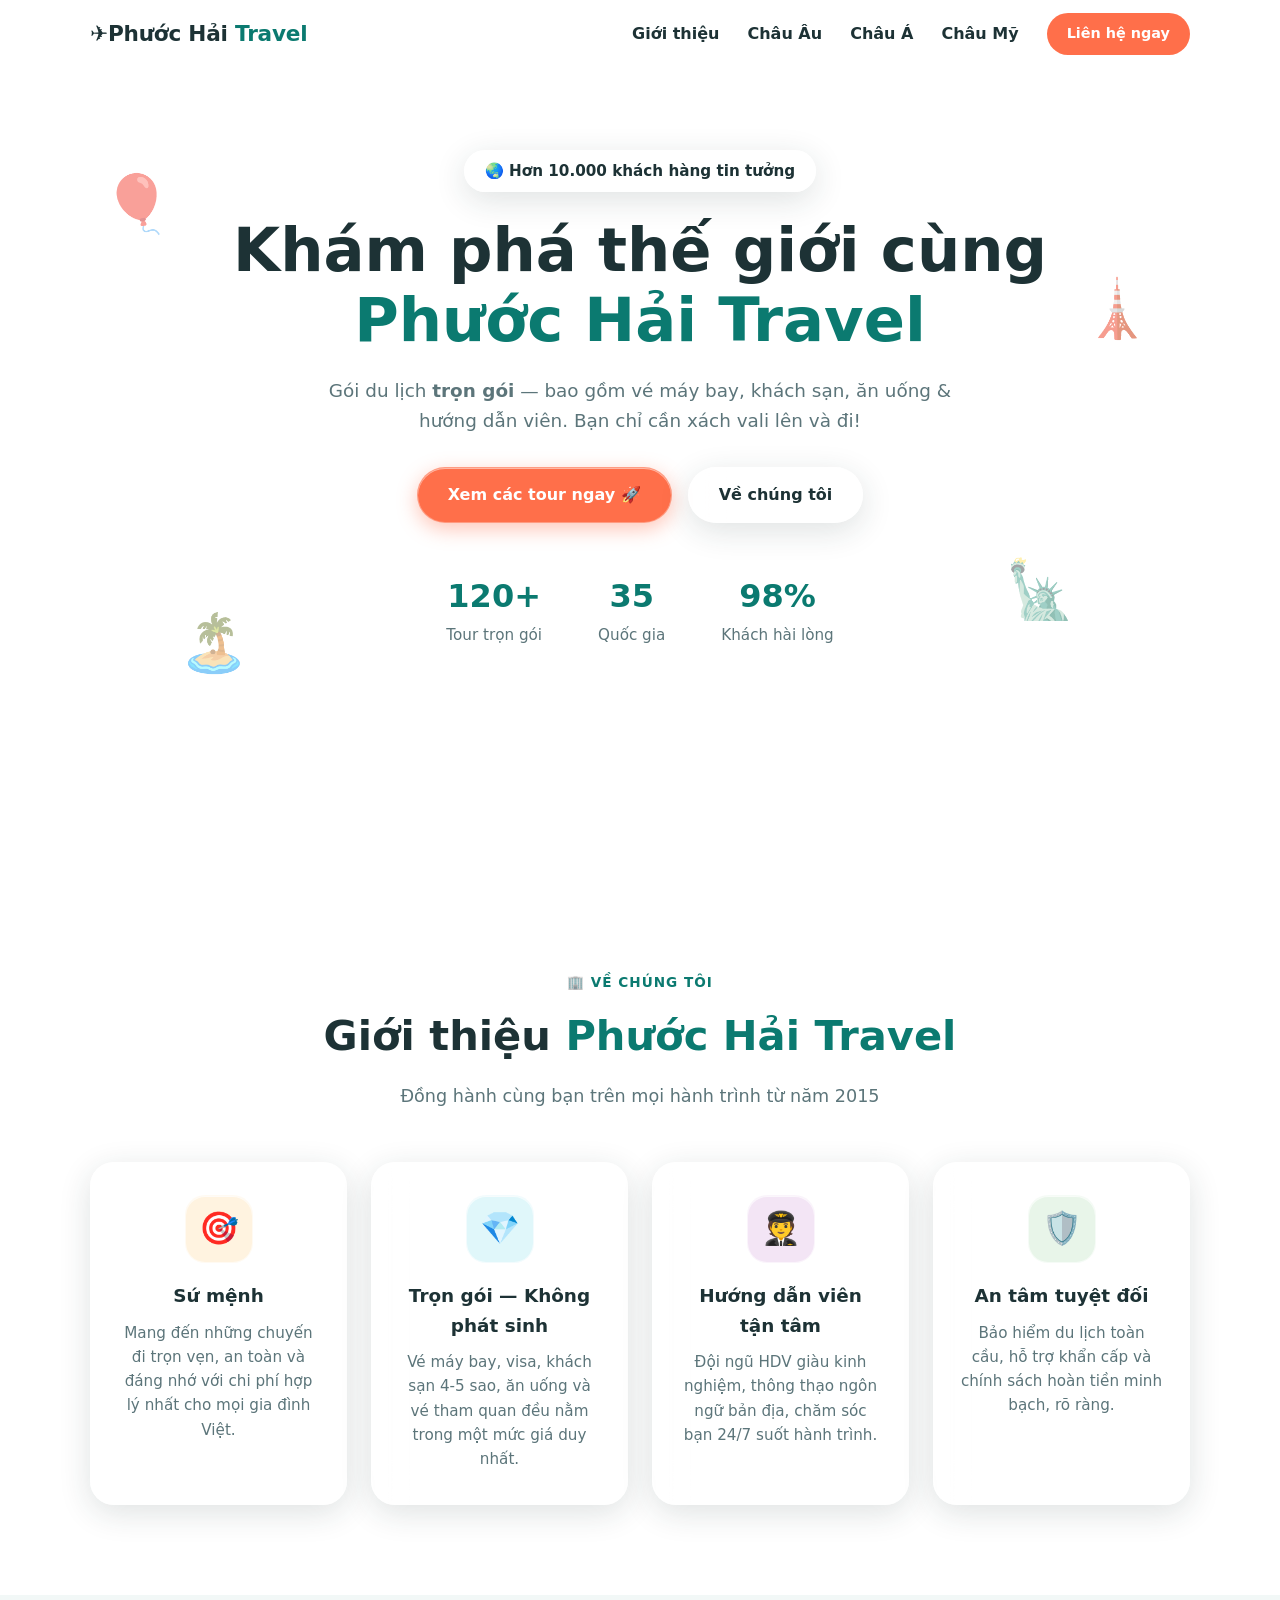
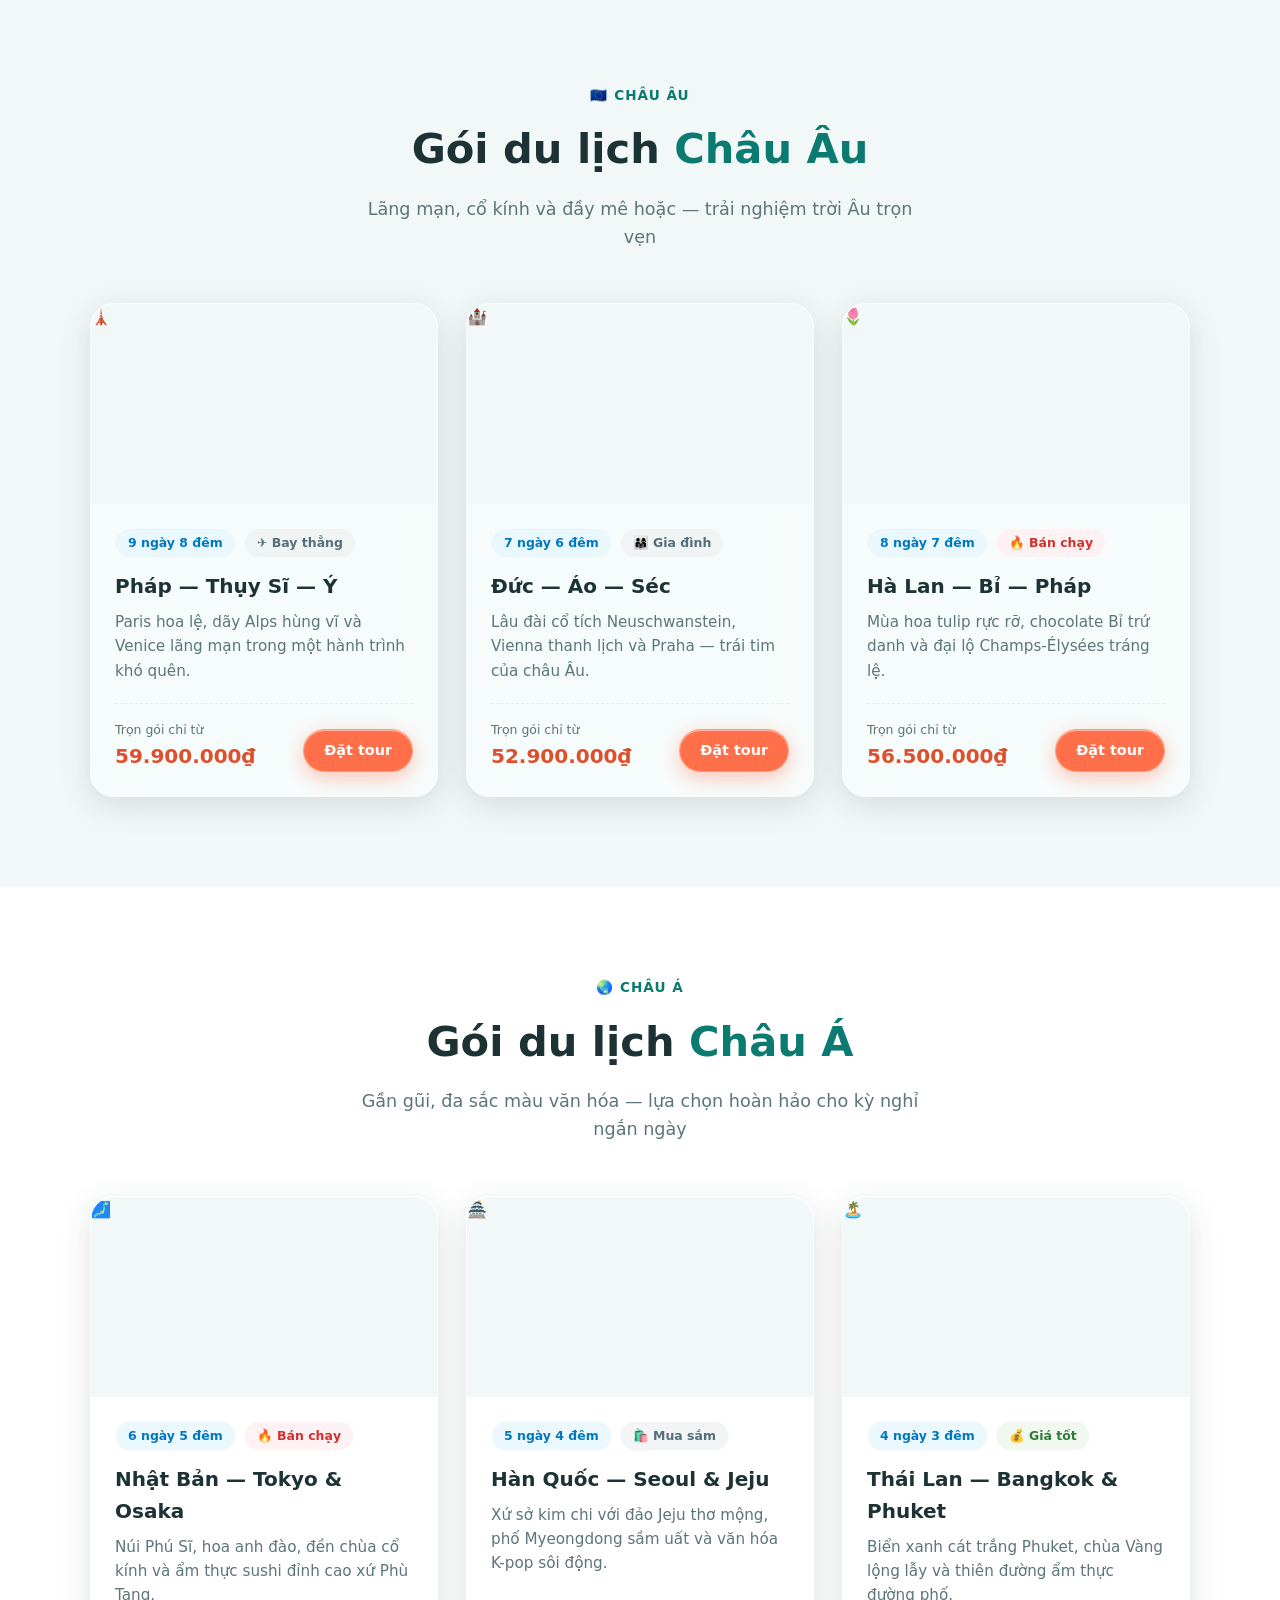
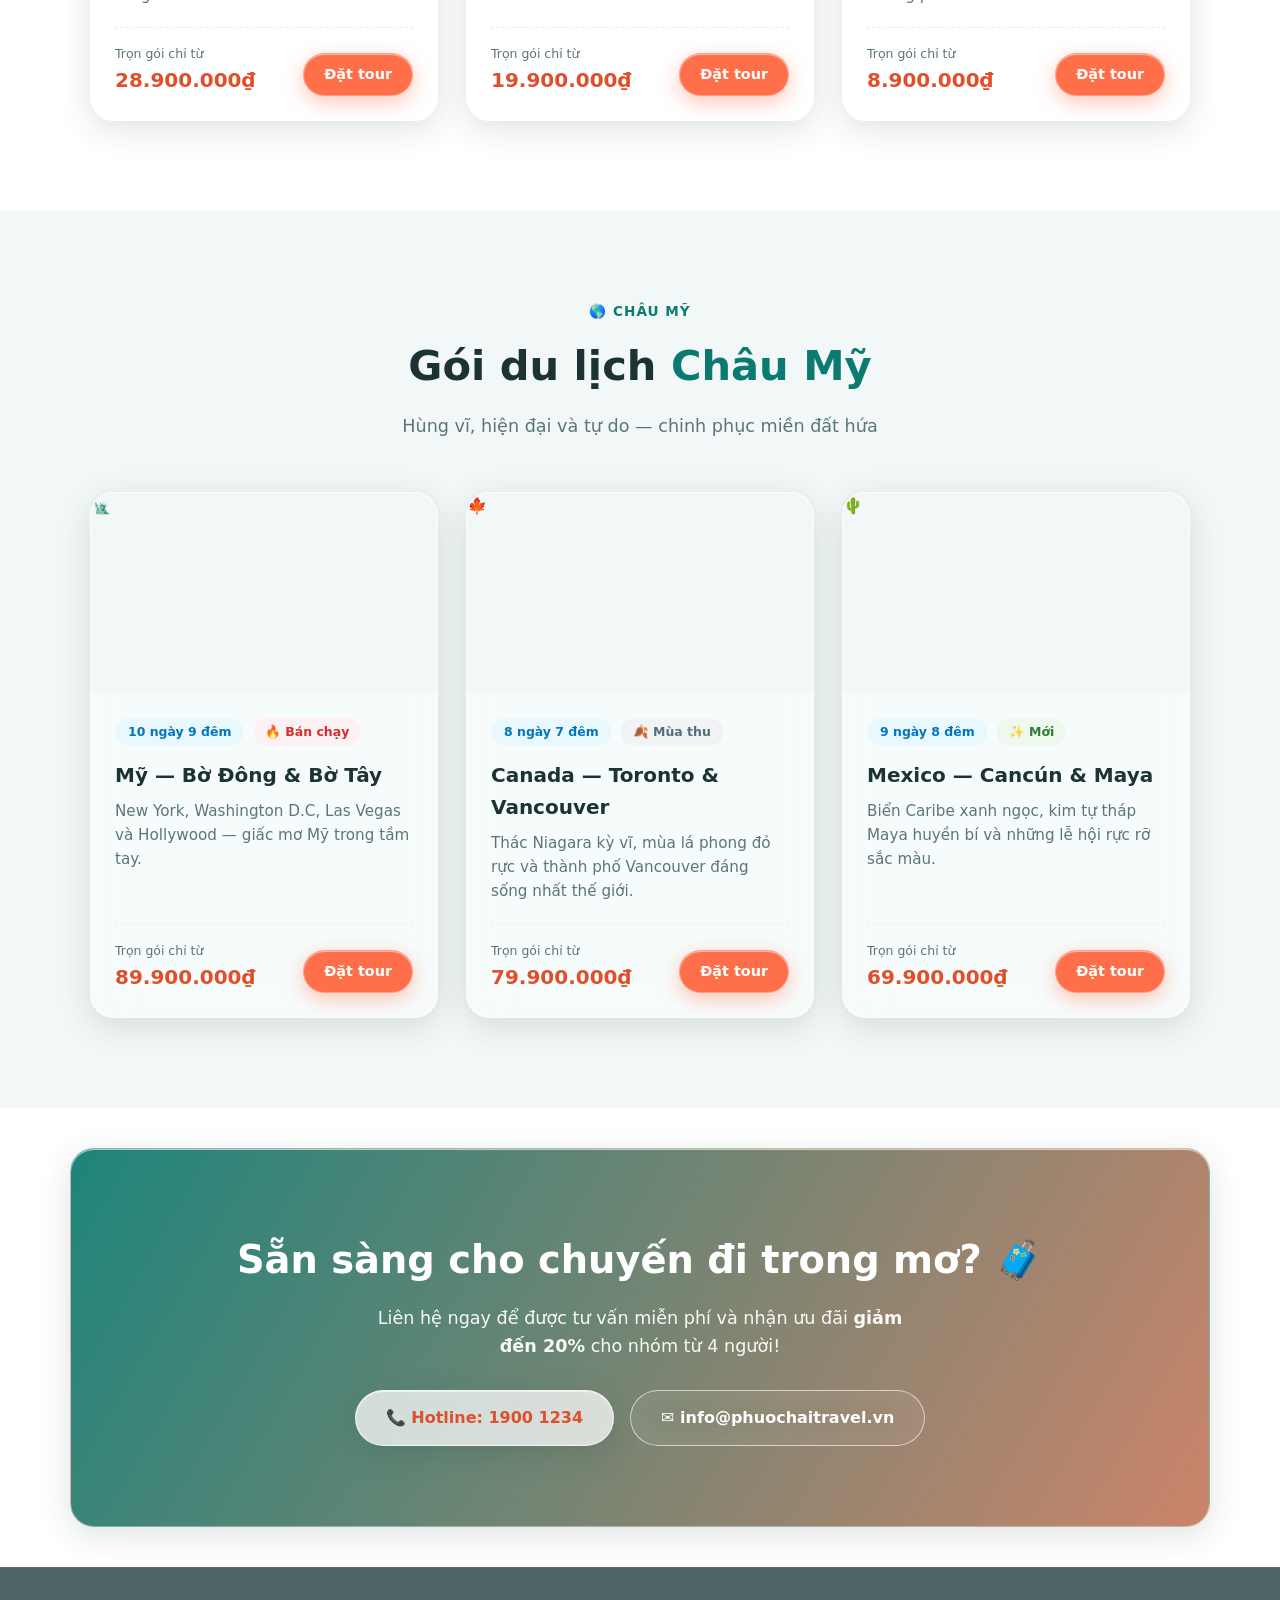
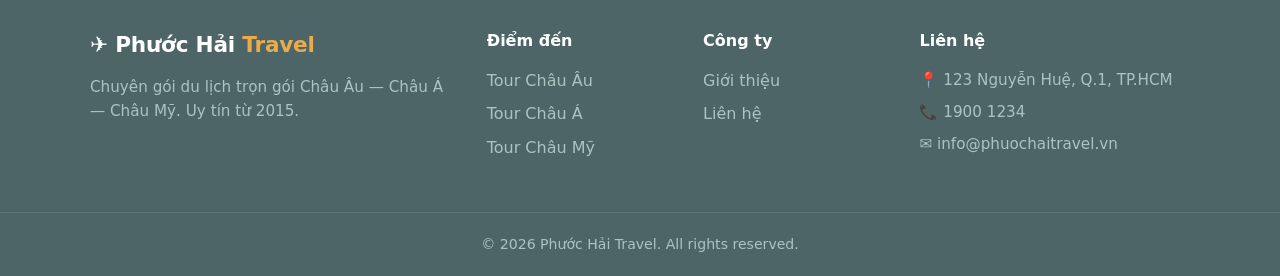
<file: website/index.html>
<!DOCTYPE html>
<html lang="vi">

<head>
  <meta charset="UTF-8">
  <meta name="viewport" content="width=device-width, initial-scale=1.0">
  <title>Phước Hải Travel — Du lịch trọn gói khắp thế giới</title>
  <meta name="description"
    content="Phước Hải Travel — Chuyên cung cấp các gói du lịch trọn gói Châu Âu, Châu Á, Châu Mỹ với giá tốt nhất.">
  <link rel="canonical" href="https://phuochaitravel.vn/">
  <link rel="icon"
    href="data:image/svg+xml,<svg xmlns='http://www.w3.org/2000/svg' viewBox='0 0 100 100'><text y='.9em' font-size='90'>✈️</text></svg>">

  <!-- Open Graph -->
  <meta property="og:type" content="website">
  <meta property="og:locale" content="vi_VN">
  <meta property="og:title" content="Phước Hải Travel — Du lịch trọn gói khắp thế giới">
  <meta property="og:description"
    content="Phước Hải Travel — Chuyên cung cấp các gói du lịch trọn gói Châu Âu, Châu Á, Châu Mỹ với giá tốt nhất.">
  <meta property="og:url" content="https://phuochaitravel.vn/">

  <!-- Twitter Card -->
  <meta name="twitter:card" content="summary">
  <meta name="twitter:title" content="Phước Hải Travel — Du lịch trọn gói khắp thế giới">
  <meta name="twitter:description"
    content="Phước Hải Travel — Chuyên cung cấp các gói du lịch trọn gói Châu Âu, Châu Á, Châu Mỹ với giá tốt nhất.">

  <link rel="stylesheet" href="css/style.css">
  <script type="application/ld+json">
  {
    "@context": "https://schema.org",
    "@type": "TravelAgency",
    "name": "Phước Hải Travel",
    "url": "https://phuochaitravel.vn/",
    "telephone": "+84-1900-1234",
    "email": "info@phuochaitravel.vn",
    "address": {
      "@type": "PostalAddress",
      "streetAddress": "123 Nguyễn Huệ, Q.1",
      "addressLocality": "TP.HCM",
      "addressCountry": "VN"
    }
  }
  </script>
</head>

<body>

  <!-- ===== HEADER ===== -->
  <header class="header" id="header">
    <div class="container nav">
      <a href="#" class="logo">
        <span class="logo-icon">✈️</span>
        <span class="logo-text">Phước Hải <em>Travel</em></span>
      </a>
      <nav class="nav-menu" id="navMenu">
        <a href="#gioi-thieu">Giới thiệu</a>
        <a href="#chau-au">Châu Âu</a>
        <a href="#chau-a">Châu Á</a>
        <a href="#chau-my">Châu Mỹ</a>
        <a href="#lien-he" class="btn btn-small">Liên hệ ngay</a>
      </nav>
      <button class="nav-toggle" id="navToggle" aria-label="Mở menu" aria-expanded="false" aria-controls="navMenu">☰</button>
    </div>
  </header>

  <!-- ===== HERO ===== -->
  <section class="hero">
    <div class="hero-decor hero-decor-1" aria-hidden="true">🎈</div>
    <div class="hero-decor hero-decor-2" aria-hidden="true">🗼</div>
    <div class="hero-decor hero-decor-3" aria-hidden="true">🏝️</div>
    <div class="hero-decor hero-decor-4" aria-hidden="true">🗽</div>
    <div class="container hero-content">
      <p class="hero-badge">🌏 Hơn 10.000 khách hàng tin tưởng</p>
      <h1>Khám phá thế giới cùng<br><span class="gradient-text">Phước Hải Travel</span></h1>
      <p class="hero-sub">Gói du lịch <strong>trọn gói</strong> — bao gồm vé máy bay, khách sạn, ăn uống &amp; hướng dẫn
        viên. Bạn chỉ cần xách vali lên và đi!</p>
      <div class="hero-actions">
        <a href="#chau-au" class="btn btn-primary">Xem các tour ngay 🚀</a>
        <a href="#gioi-thieu" class="btn btn-outline">Về chúng tôi</a>
      </div>
      <div class="hero-stats">
        <div class="stat"><strong>120+</strong><span>Tour trọn gói</span></div>
        <div class="stat"><strong>35</strong><span>Quốc gia</span></div>
        <div class="stat"><strong>98%</strong><span>Khách hài lòng</span></div>
      </div>
    </div>
    <svg class="hero-wave" viewBox="0 0 1440 120" preserveAspectRatio="none">
      <path d="M0,64 C360,120 720,0 1080,48 C1260,72 1380,60 1440,48 L1440,120 L0,120 Z" fill="#ffffff" />
    </svg>
  </section>

  <!-- ===== GIỚI THIỆU ===== -->
  <section class="section" id="gioi-thieu">
    <div class="container">
      <p class="section-tag">🏢 Về chúng tôi</p>
      <h2 class="section-title">Giới thiệu <span class="gradient-text">Phước Hải Travel</span></h2>
      <p class="section-sub">Đồng hành cùng bạn trên mọi hành trình từ năm 2015</p>

      <div class="about-grid">
        <div class="about-card">
          <div class="about-icon" style="background:#fff3e0">🎯</div>
          <h3>Sứ mệnh</h3>
          <p>Mang đến những chuyến đi trọn vẹn, an toàn và đáng nhớ với chi phí hợp lý nhất cho mọi gia đình Việt.</p>
        </div>
        <div class="about-card">
          <div class="about-icon" style="background:#e0f7fa">💎</div>
          <h3>Trọn gói — Không phát sinh</h3>
          <p>Vé máy bay, visa, khách sạn 4-5 sao, ăn uống và vé tham quan đều nằm trong một mức giá duy nhất.</p>
        </div>
        <div class="about-card">
          <div class="about-icon" style="background:#f3e5f5">🧑‍✈️</div>
          <h3>Hướng dẫn viên tận tâm</h3>
          <p>Đội ngũ HDV giàu kinh nghiệm, thông thạo ngôn ngữ bản địa, chăm sóc bạn 24/7 suốt hành trình.</p>
        </div>
        <div class="about-card">
          <div class="about-icon" style="background:#e8f5e9">🛡️</div>
          <h3>An tâm tuyệt đối</h3>
          <p>Bảo hiểm du lịch toàn cầu, hỗ trợ khẩn cấp và chính sách hoàn tiền minh bạch, rõ ràng.</p>
        </div>
      </div>
    </div>
  </section>

  <!-- ===== TOUR CHÂU ÂU ===== -->
  <section class="section section-alt" id="chau-au">
    <div class="container">
      <p class="section-tag">🇪🇺 Châu Âu</p>
      <h2 class="section-title">Gói du lịch <span class="gradient-text">Châu Âu</span></h2>
      <p class="section-sub">Lãng mạn, cổ kính và đầy mê hoặc — trải nghiệm trời Âu trọn vẹn</p>

      <div class="tour-grid">
        <article class="tour-card">
          <div class="tour-img europe-1"><span>🗼</span></div>
          <div class="tour-body">
            <div class="tour-meta"><span class="chip chip-blue">9 ngày 8 đêm</span><span class="chip chip-gray">✈️ Bay
                thẳng</span></div>
            <h3>Pháp — Thụy Sĩ — Ý</h3>
            <p>Paris hoa lệ, dãy Alps hùng vĩ và Venice lãng mạn trong một hành trình khó quên.</p>
            <div class="tour-footer">
              <div class="price"><span>Trọn gói chỉ từ</span><strong>59.900.000₫</strong></div>
              <a href="#lien-he" class="btn btn-small btn-primary">Đặt tour</a>
            </div>
          </div>
        </article>
        <article class="tour-card">
          <div class="tour-img europe-2"><span>🏰</span></div>
          <div class="tour-body">
            <div class="tour-meta"><span class="chip chip-blue">7 ngày 6 đêm</span><span class="chip chip-gray">👨‍👩‍👧
                Gia đình</span></div>
            <h3>Đức — Áo — Séc</h3>
            <p>Lâu đài cổ tích Neuschwanstein, Vienna thanh lịch và Praha — trái tim của châu Âu.</p>
            <div class="tour-footer">
              <div class="price"><span>Trọn gói chỉ từ</span><strong>52.900.000₫</strong></div>
              <a href="#lien-he" class="btn btn-small btn-primary">Đặt tour</a>
            </div>
          </div>
        </article>
        <article class="tour-card">
          <div class="tour-img europe-3"><span>🌷</span></div>
          <div class="tour-body">
            <div class="tour-meta"><span class="chip chip-blue">8 ngày 7 đêm</span><span class="chip chip-hot">🔥 Bán
                chạy</span></div>
            <h3>Hà Lan — Bỉ — Pháp</h3>
            <p>Mùa hoa tulip rực rỡ, chocolate Bỉ trứ danh và đại lộ Champs-Élysées tráng lệ.</p>
            <div class="tour-footer">
              <div class="price"><span>Trọn gói chỉ từ</span><strong>56.500.000₫</strong></div>
              <a href="#lien-he" class="btn btn-small btn-primary">Đặt tour</a>
            </div>
          </div>
        </article>
      </div>
    </div>
  </section>

  <!-- ===== TOUR CHÂU Á ===== -->
  <section class="section" id="chau-a">
    <div class="container">
      <p class="section-tag">🌏 Châu Á</p>
      <h2 class="section-title">Gói du lịch <span class="gradient-text">Châu Á</span></h2>
      <p class="section-sub">Gần gũi, đa sắc màu văn hóa — lựa chọn hoàn hảo cho kỳ nghỉ ngắn ngày</p>

      <div class="tour-grid">
        <article class="tour-card">
          <div class="tour-img asia-1"><span>🗾</span></div>
          <div class="tour-body">
            <div class="tour-meta"><span class="chip chip-blue">6 ngày 5 đêm</span><span class="chip chip-hot">🔥 Bán
                chạy</span></div>
            <h3>Nhật Bản — Tokyo &amp; Osaka</h3>
            <p>Núi Phú Sĩ, hoa anh đào, đền chùa cổ kính và ẩm thực sushi đỉnh cao xứ Phù Tang.</p>
            <div class="tour-footer">
              <div class="price"><span>Trọn gói chỉ từ</span><strong>28.900.000₫</strong></div>
              <a href="#lien-he" class="btn btn-small btn-primary">Đặt tour</a>
            </div>
          </div>
        </article>
        <article class="tour-card">
          <div class="tour-img asia-2"><span>🏯</span></div>
          <div class="tour-body">
            <div class="tour-meta"><span class="chip chip-blue">5 ngày 4 đêm</span><span class="chip chip-gray">🛍️ Mua
                sắm</span></div>
            <h3>Hàn Quốc — Seoul &amp; Jeju</h3>
            <p>Xứ sở kim chi với đảo Jeju thơ mộng, phố Myeongdong sầm uất và văn hóa K-pop sôi động.</p>
            <div class="tour-footer">
              <div class="price"><span>Trọn gói chỉ từ</span><strong>19.900.000₫</strong></div>
              <a href="#lien-he" class="btn btn-small btn-primary">Đặt tour</a>
            </div>
          </div>
        </article>
        <article class="tour-card">
          <div class="tour-img asia-3"><span>🏝️</span></div>
          <div class="tour-body">
            <div class="tour-meta"><span class="chip chip-blue">4 ngày 3 đêm</span><span class="chip chip-green">💰 Giá
                tốt</span></div>
            <h3>Thái Lan — Bangkok &amp; Phuket</h3>
            <p>Biển xanh cát trắng Phuket, chùa Vàng lộng lẫy và thiên đường ẩm thực đường phố.</p>
            <div class="tour-footer">
              <div class="price"><span>Trọn gói chỉ từ</span><strong>8.900.000₫</strong></div>
              <a href="#lien-he" class="btn btn-small btn-primary">Đặt tour</a>
            </div>
          </div>
        </article>
      </div>
    </div>
  </section>

  <!-- ===== TOUR CHÂU MỸ ===== -->
  <section class="section section-alt" id="chau-my">
    <div class="container">
      <p class="section-tag">🌎 Châu Mỹ</p>
      <h2 class="section-title">Gói du lịch <span class="gradient-text">Châu Mỹ</span></h2>
      <p class="section-sub">Hùng vĩ, hiện đại và tự do — chinh phục miền đất hứa</p>

      <div class="tour-grid">
        <article class="tour-card">
          <div class="tour-img america-1"><span>🗽</span></div>
          <div class="tour-body">
            <div class="tour-meta"><span class="chip chip-blue">10 ngày 9 đêm</span><span class="chip chip-hot">🔥 Bán
                chạy</span></div>
            <h3>Mỹ — Bờ Đông &amp; Bờ Tây</h3>
            <p>New York, Washington D.C, Las Vegas và Hollywood — giấc mơ Mỹ trong tầm tay.</p>
            <div class="tour-footer">
              <div class="price"><span>Trọn gói chỉ từ</span><strong>89.900.000₫</strong></div>
              <a href="#lien-he" class="btn btn-small btn-primary">Đặt tour</a>
            </div>
          </div>
        </article>
        <article class="tour-card">
          <div class="tour-img america-2"><span>🍁</span></div>
          <div class="tour-body">
            <div class="tour-meta"><span class="chip chip-blue">8 ngày 7 đêm</span><span class="chip chip-gray">🍂 Mùa
                thu</span></div>
            <h3>Canada — Toronto &amp; Vancouver</h3>
            <p>Thác Niagara kỳ vĩ, mùa lá phong đỏ rực và thành phố Vancouver đáng sống nhất thế giới.</p>
            <div class="tour-footer">
              <div class="price"><span>Trọn gói chỉ từ</span><strong>79.900.000₫</strong></div>
              <a href="#lien-he" class="btn btn-small btn-primary">Đặt tour</a>
            </div>
          </div>
        </article>
        <article class="tour-card">
          <div class="tour-img america-3"><span>🌵</span></div>
          <div class="tour-body">
            <div class="tour-meta"><span class="chip chip-blue">9 ngày 8 đêm</span><span class="chip chip-green">✨
                Mới</span></div>
            <h3>Mexico — Cancún &amp; Maya</h3>
            <p>Biển Caribe xanh ngọc, kim tự tháp Maya huyền bí và những lễ hội rực rỡ sắc màu.</p>
            <div class="tour-footer">
              <div class="price"><span>Trọn gói chỉ từ</span><strong>69.900.000₫</strong></div>
              <a href="#lien-he" class="btn btn-small btn-primary">Đặt tour</a>
            </div>
          </div>
        </article>
      </div>
    </div>
  </section>

  <!-- ===== CTA / LIÊN HỆ ===== -->
  <section class="cta" id="lien-he">
    <div class="container cta-inner">
      <h2>Sẵn sàng cho chuyến đi trong mơ? 🧳</h2>
      <p>Liên hệ ngay để được tư vấn miễn phí và nhận ưu đãi <strong>giảm đến 20%</strong> cho nhóm từ 4 người!</p>
      <div class="cta-actions">
        <a href="tel:19001234" class="btn btn-white">📞 Hotline: 1900 1234</a>
        <a href="mailto:info@phuochaitravel.vn" class="btn btn-outline-white">✉️ info@phuochaitravel.vn</a>
      </div>
    </div>
  </section>

  <!-- ===== FOOTER ===== -->
  <footer class="footer">
    <div class="container footer-grid">
      <div>
        <a href="#" class="logo logo-footer"><span class="logo-icon">✈️</span> Phước Hải <em>Travel</em></a>
        <p>Chuyên gói du lịch trọn gói Châu Âu — Châu Á — Châu Mỹ. Uy tín từ 2015.</p>
      </div>
      <div>
        <h4>Điểm đến</h4>
        <a href="#chau-au">Tour Châu Âu</a>
        <a href="#chau-a">Tour Châu Á</a>
        <a href="#chau-my">Tour Châu Mỹ</a>
      </div>
      <div>
        <h4>Công ty</h4>
        <a href="#gioi-thieu">Giới thiệu</a>
        <a href="#lien-he">Liên hệ</a>
      </div>
      <div>
        <h4>Liên hệ</h4>
        <p>📍 123 Nguyễn Huệ, Q.1, TP.HCM</p>
        <p>📞 1900 1234</p>
        <p>✉️ info@phuochaitravel.vn</p>
      </div>
    </div>
    <div class="footer-bottom">© 2026 Phước Hải Travel. All rights reserved.</div>
  </footer>

  <script src="js/main.js" defer></script>
</body>

</html>
</file>
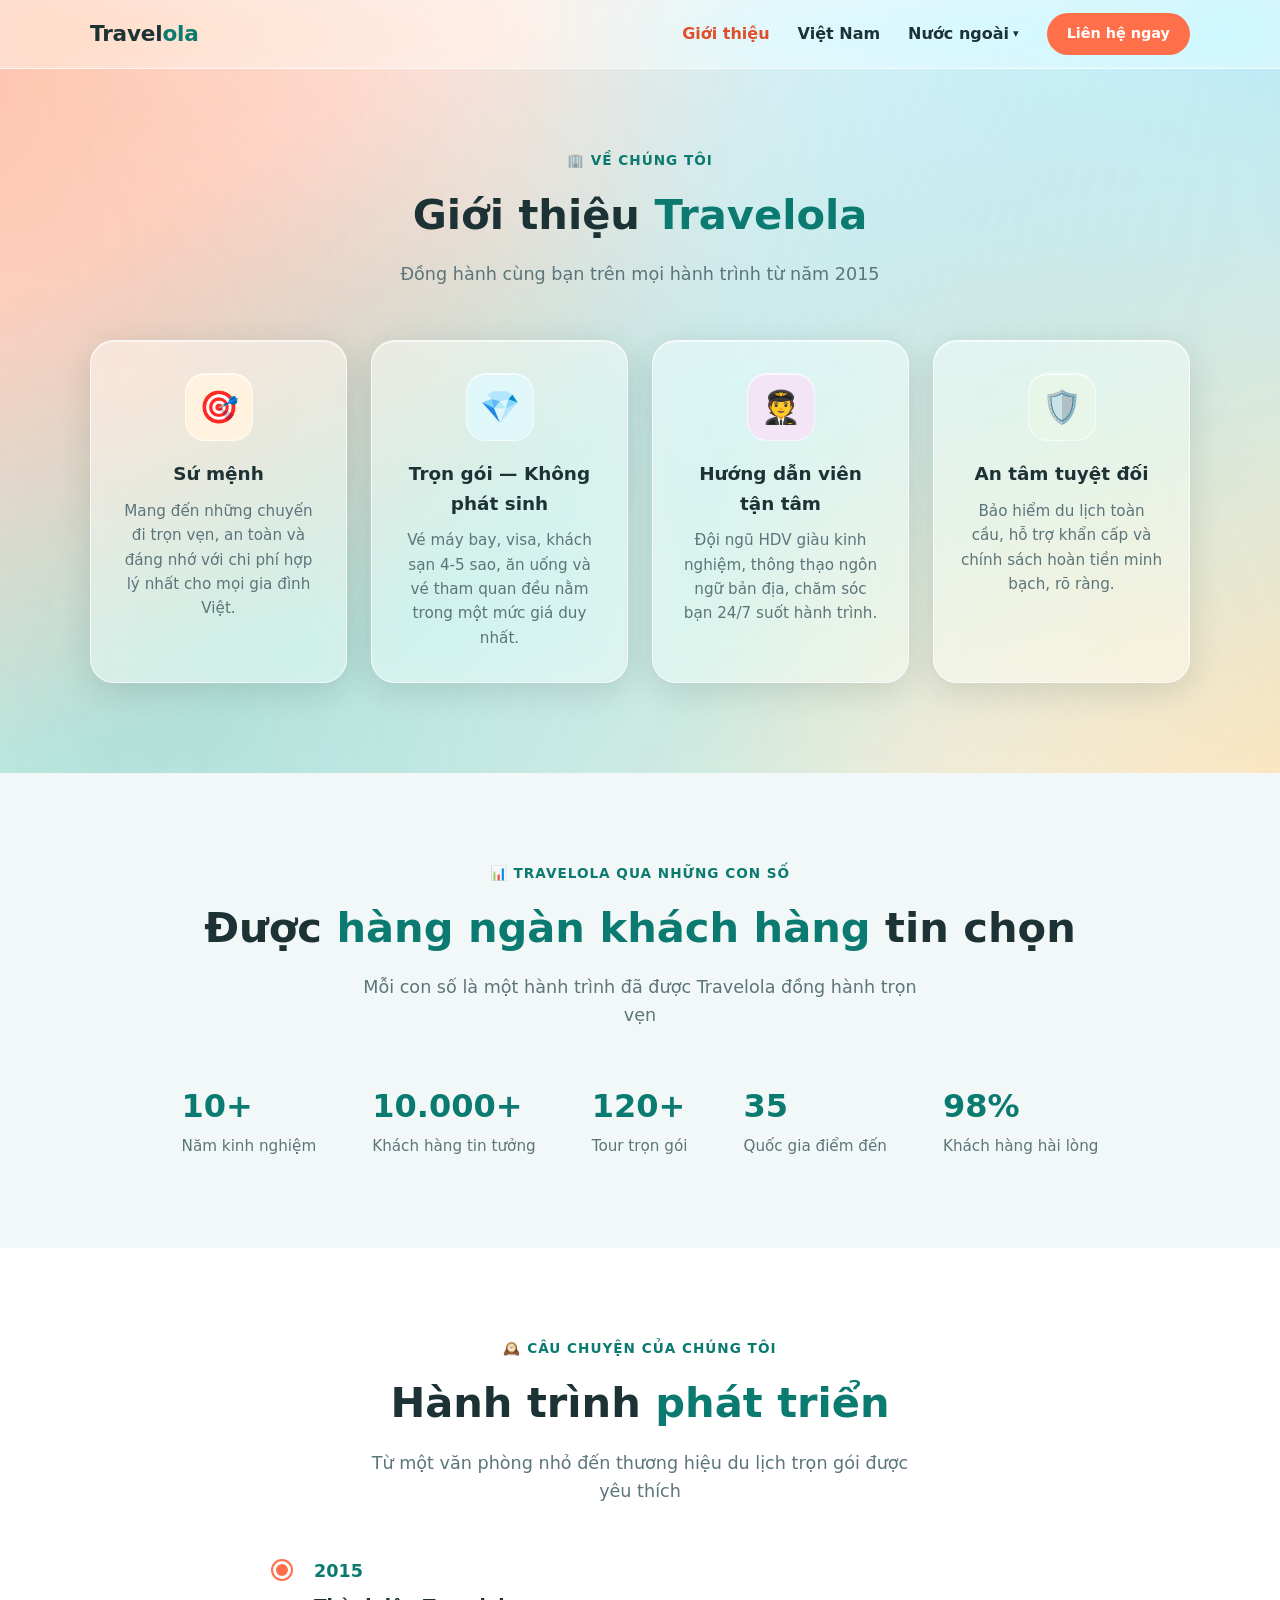
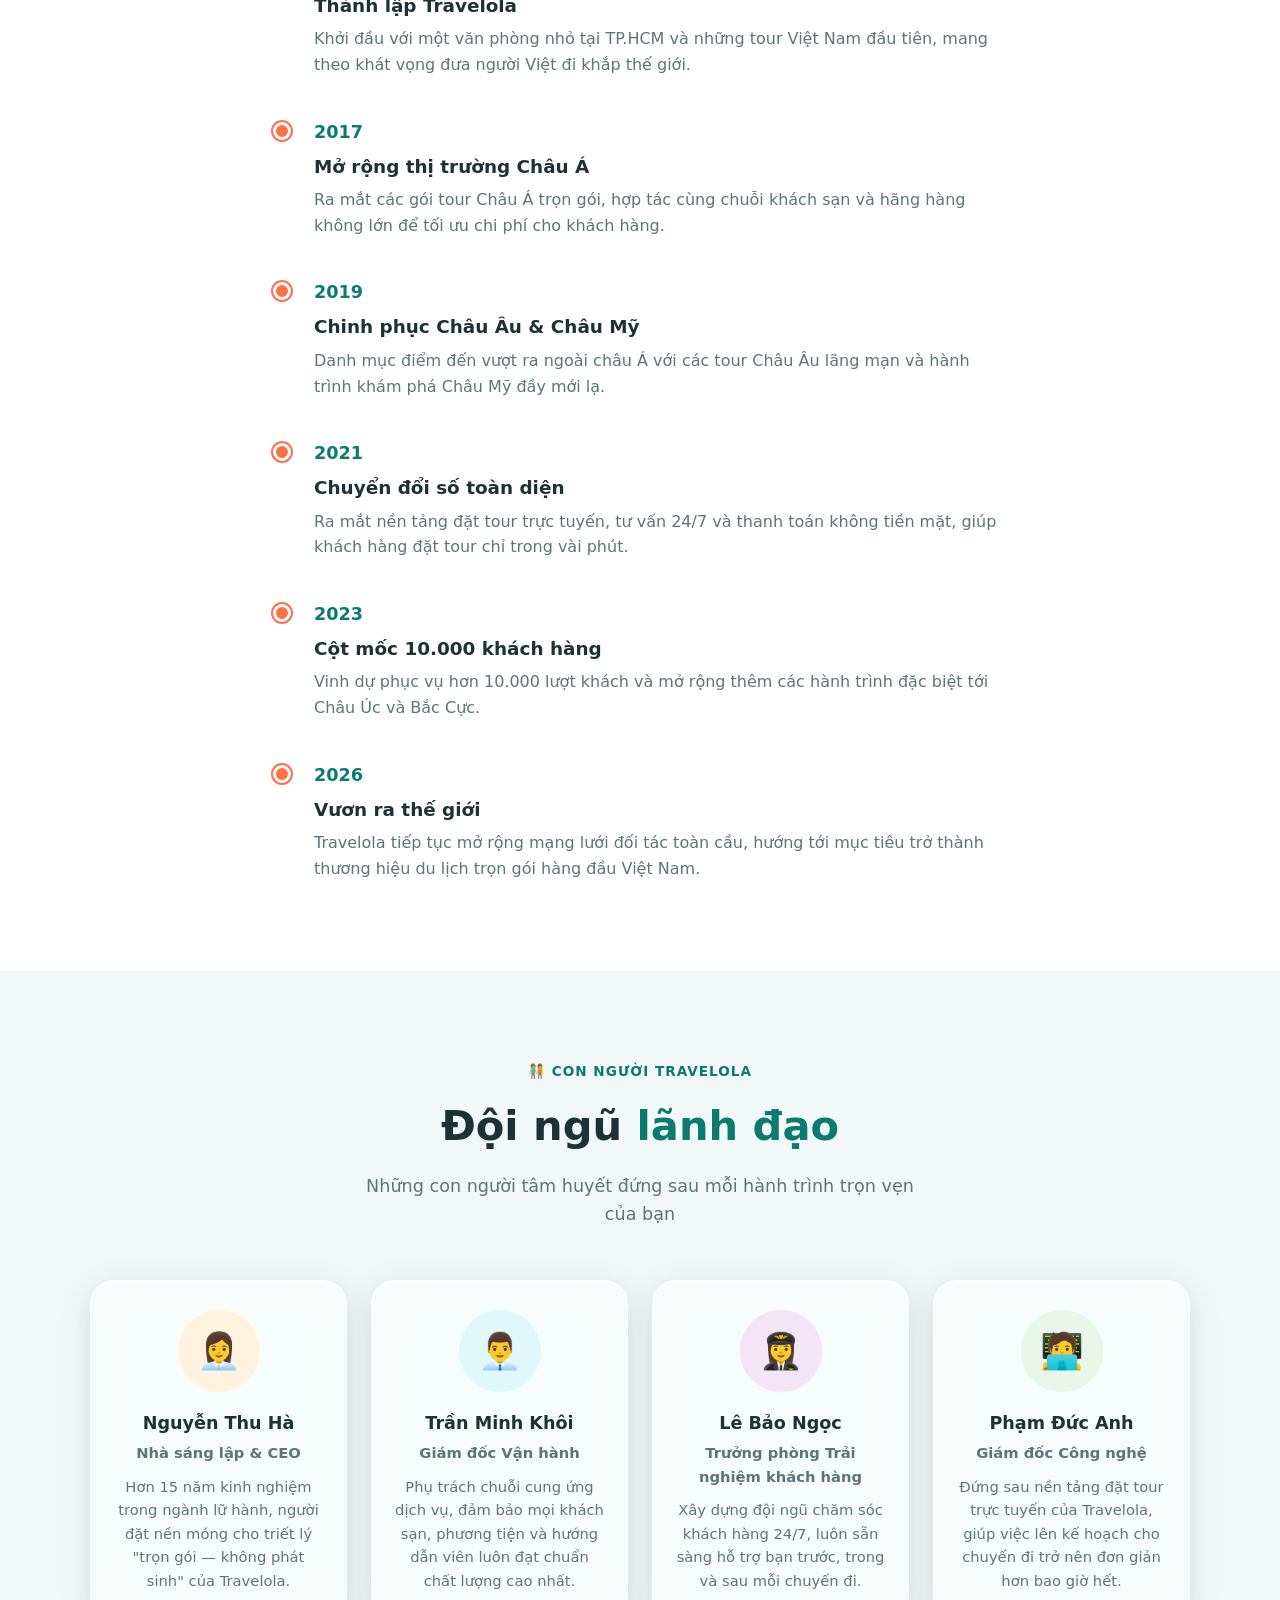
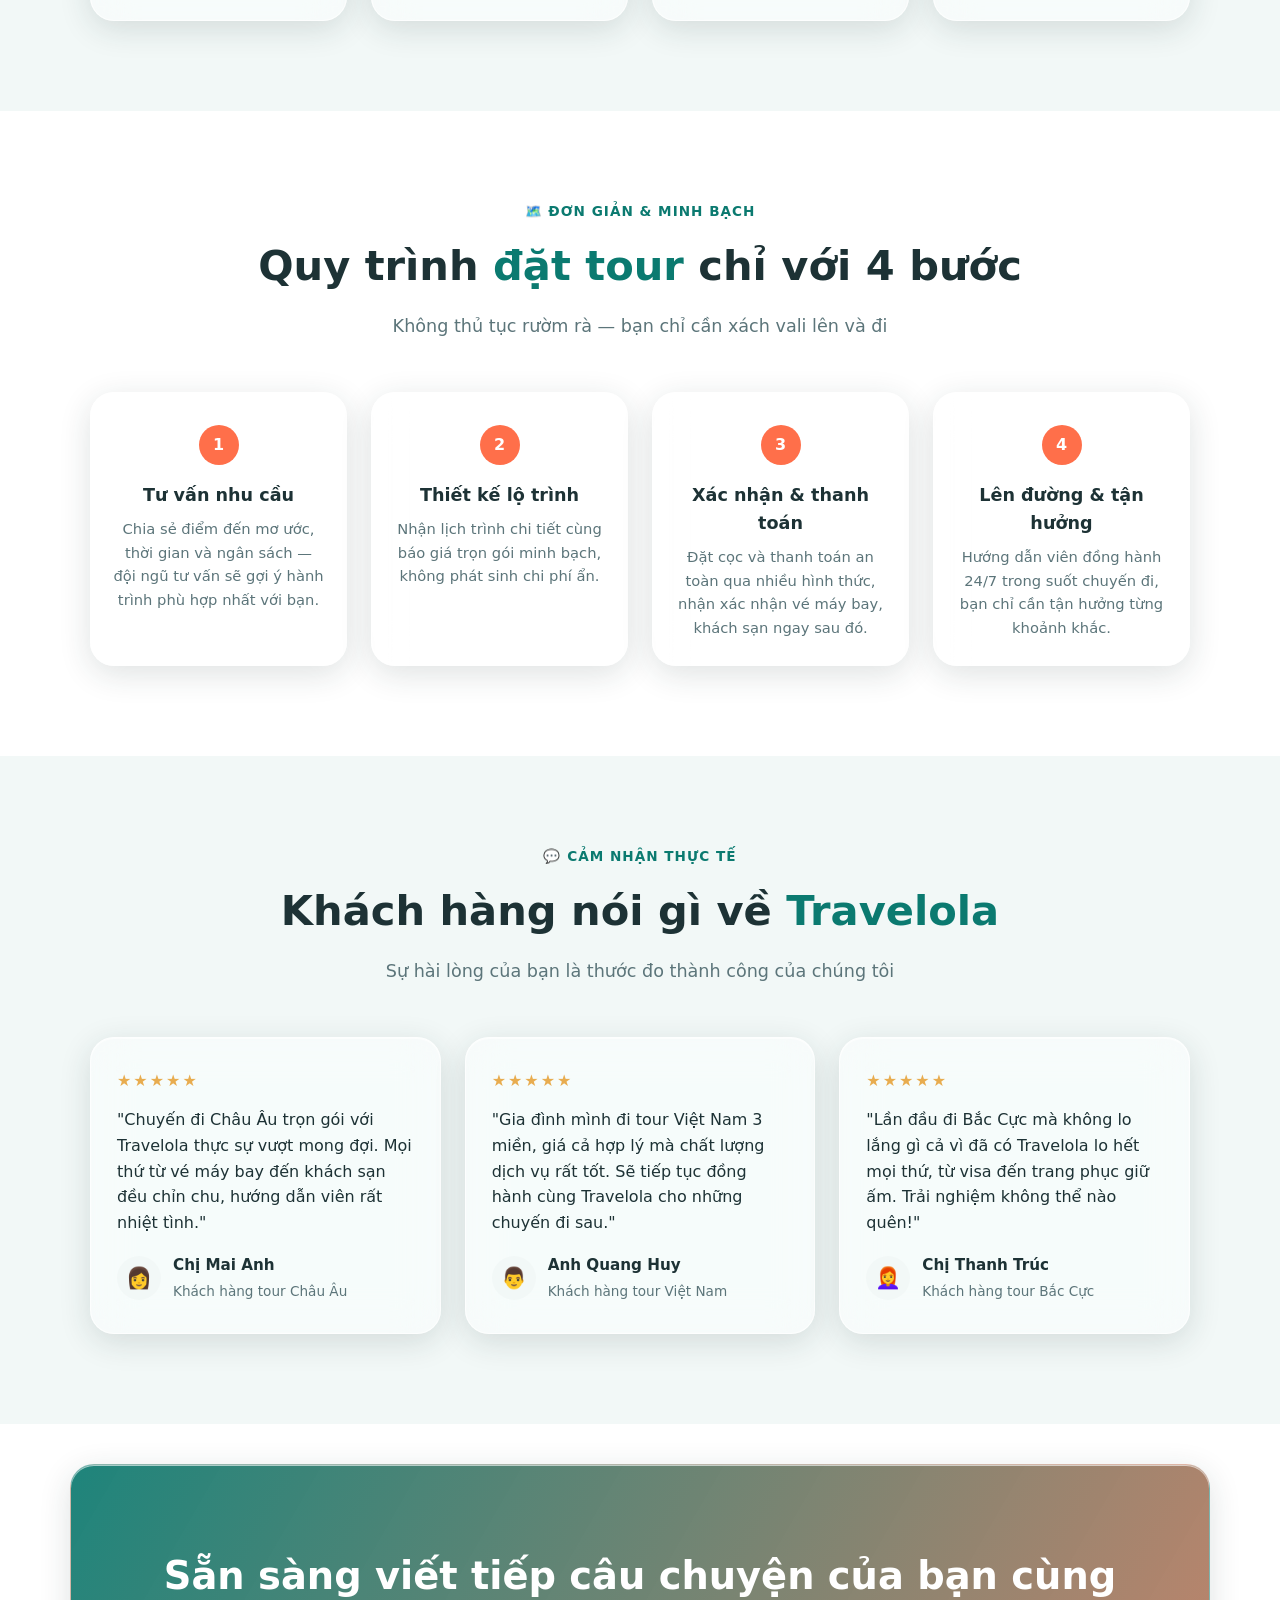
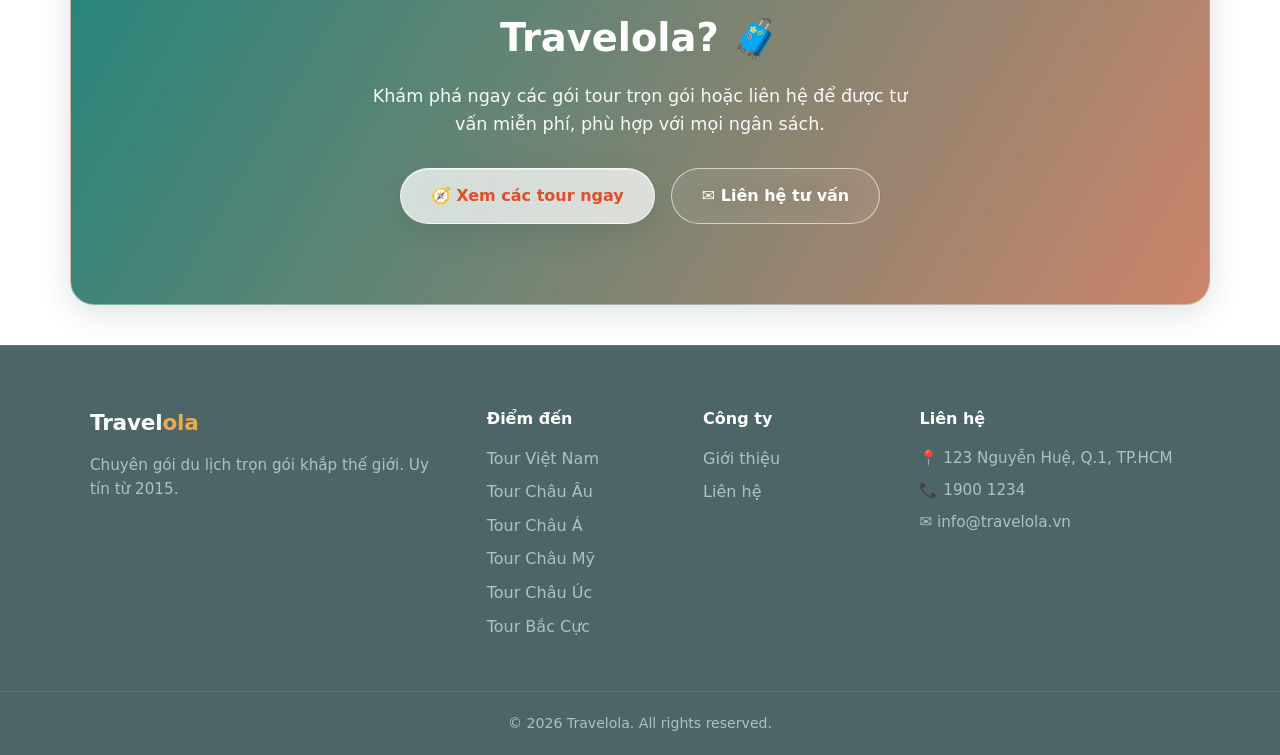
<file: website/gioi-thieu.html>
<!DOCTYPE html>
<html lang="vi">

<head>
  <meta charset="UTF-8">
  <meta name="viewport" content="width=device-width, initial-scale=1.0">
  <title>Giới thiệu — Travelola</title>
  <meta name="description"
    content="Giới thiệu Travelola — sứ mệnh, cam kết trọn gói và đội ngũ hướng dẫn viên tận tâm đồng hành cùng bạn từ năm 2015.">
  <link rel="canonical" href="https://travelola.vn/gioi-thieu">
  <link rel="icon"
    href="data:image/svg+xml,<svg xmlns='http://www.w3.org/2000/svg' viewBox='0 0 32 32'><rect width='32' height='32' rx='8' fill='%230b7a70'/><text x='16' y='22' font-family='Arial,Helvetica,sans-serif' font-size='18' font-weight='700' fill='white' text-anchor='middle'>T</text></svg>">

  <!-- Open Graph -->
  <meta property="og:type" content="website">
  <meta property="og:locale" content="vi_VN">
  <meta property="og:title" content="Giới thiệu — Travelola">
  <meta property="og:description"
    content="Giới thiệu Travelola — sứ mệnh, cam kết trọn gói và đội ngũ hướng dẫn viên tận tâm đồng hành cùng bạn từ năm 2015.">
  <meta property="og:url" content="https://travelola.vn/gioi-thieu">

  <!-- Twitter Card -->
  <meta name="twitter:card" content="summary">
  <meta name="twitter:title" content="Giới thiệu — Travelola">
  <meta name="twitter:description"
    content="Giới thiệu Travelola — sứ mệnh, cam kết trọn gói và đội ngũ hướng dẫn viên tận tâm đồng hành cùng bạn từ năm 2015.">

  <link rel="stylesheet" href="css/style.css">
</head>

<body>

  <div class="liquid-bg" aria-hidden="true">
    <div class="liquid-bg-inner"></div>
  </div>

  <!-- ===== HEADER ===== -->
  <header class="header" id="header">
    <div class="container nav">
      <a href="/" class="logo">
        <span class="logo-text">Travel<em>ola</em></span>
      </a>
      <nav class="nav-menu" id="navMenu">
        <a href="/gioi-thieu" class="active">Giới thiệu</a>
        <a href="/viet-nam">Việt Nam</a>
        <div class="nav-dropdown">
          <button type="button" class="nav-dropdown-toggle" aria-expanded="false" aria-haspopup="true">
            Nước ngoài <span class="nav-caret" aria-hidden="true">▾</span>
          </button>
          <div class="nav-dropdown-menu">
            <a href="/chau-au">Châu Âu</a>
            <a href="/chau-a">Châu Á</a>
            <a href="/chau-my">Châu Mỹ</a>
            <a href="/chau-uc">Châu Úc</a>
            <a href="/chau-bac-cuc">Bắc Cực</a>
          </div>
        </div>
        <a href="/lien-he" class="btn btn-small">Liên hệ ngay</a>
      </nav>
      <button class="nav-toggle" id="navToggle" aria-label="Mở menu" aria-expanded="false" aria-controls="navMenu">☰</button>
    </div>
  </header>

  <!-- ===== GIỚI THIỆU ===== -->
  <section class="section section-first" id="gioi-thieu">
    <div class="container">
      <p class="section-tag">🏢 Về chúng tôi</p>
      <h2 class="section-title">Giới thiệu <span class="gradient-text">Travelola</span></h2>
      <p class="section-sub">Đồng hành cùng bạn trên mọi hành trình từ năm 2015</p>

      <div class="about-grid">
        <div class="about-card">
          <div class="about-icon" style="background:#fff3e0">🎯</div>
          <h3>Sứ mệnh</h3>
          <p>Mang đến những chuyến đi trọn vẹn, an toàn và đáng nhớ với chi phí hợp lý nhất cho mọi gia đình Việt.</p>
        </div>
        <div class="about-card">
          <div class="about-icon" style="background:#e0f7fa">💎</div>
          <h3>Trọn gói — Không phát sinh</h3>
          <p>Vé máy bay, visa, khách sạn 4-5 sao, ăn uống và vé tham quan đều nằm trong một mức giá duy nhất.</p>
        </div>
        <div class="about-card">
          <div class="about-icon" style="background:#f3e5f5">🧑‍✈️</div>
          <h3>Hướng dẫn viên tận tâm</h3>
          <p>Đội ngũ HDV giàu kinh nghiệm, thông thạo ngôn ngữ bản địa, chăm sóc bạn 24/7 suốt hành trình.</p>
        </div>
        <div class="about-card">
          <div class="about-icon" style="background:#e8f5e9">🛡️</div>
          <h3>An tâm tuyệt đối</h3>
          <p>Bảo hiểm du lịch toàn cầu, hỗ trợ khẩn cấp và chính sách hoàn tiền minh bạch, rõ ràng.</p>
        </div>
      </div>
    </div>
  </section>

  <!-- ===== CON SỐ ẤN TƯỢNG ===== -->
  <section class="section section-alt" id="con-so">
    <div class="container">
      <p class="section-tag">📊 Travelola qua những con số</p>
      <h2 class="section-title">Được <span class="gradient-text">hàng ngàn khách hàng</span> tin chọn</h2>
      <p class="section-sub">Mỗi con số là một hành trình đã được Travelola đồng hành trọn vẹn</p>

      <div class="stats-strip">
        <div class="stat">
          <strong>10+</strong>
          <span>Năm kinh nghiệm</span>
        </div>
        <div class="stat">
          <strong>10.000+</strong>
          <span>Khách hàng tin tưởng</span>
        </div>
        <div class="stat">
          <strong>120+</strong>
          <span>Tour trọn gói</span>
        </div>
        <div class="stat">
          <strong>35</strong>
          <span>Quốc gia điểm đến</span>
        </div>
        <div class="stat">
          <strong>98%</strong>
          <span>Khách hàng hài lòng</span>
        </div>
      </div>
    </div>
  </section>

  <!-- ===== HÀNH TRÌNH PHÁT TRIỂN ===== -->
  <section class="section" id="hanh-trinh">
    <div class="container">
      <p class="section-tag">🕰️ Câu chuyện của chúng tôi</p>
      <h2 class="section-title">Hành trình <span class="gradient-text">phát triển</span></h2>
      <p class="section-sub">Từ một văn phòng nhỏ đến thương hiệu du lịch trọn gói được yêu thích</p>

      <div class="timeline">
        <div class="timeline-item">
          <div class="timeline-dot"></div>
          <div class="timeline-year">2015</div>
          <h3>Thành lập Travelola</h3>
          <p>Khởi đầu với một văn phòng nhỏ tại TP.HCM và những tour Việt Nam đầu tiên, mang theo khát vọng đưa người Việt đi khắp thế giới.</p>
        </div>
        <div class="timeline-item">
          <div class="timeline-dot"></div>
          <div class="timeline-year">2017</div>
          <h3>Mở rộng thị trường Châu Á</h3>
          <p>Ra mắt các gói tour Châu Á trọn gói, hợp tác cùng chuỗi khách sạn và hãng hàng không lớn để tối ưu chi phí cho khách hàng.</p>
        </div>
        <div class="timeline-item">
          <div class="timeline-dot"></div>
          <div class="timeline-year">2019</div>
          <h3>Chinh phục Châu Âu &amp; Châu Mỹ</h3>
          <p>Danh mục điểm đến vượt ra ngoài châu Á với các tour Châu Âu lãng mạn và hành trình khám phá Châu Mỹ đầy mới lạ.</p>
        </div>
        <div class="timeline-item">
          <div class="timeline-dot"></div>
          <div class="timeline-year">2021</div>
          <h3>Chuyển đổi số toàn diện</h3>
          <p>Ra mắt nền tảng đặt tour trực tuyến, tư vấn 24/7 và thanh toán không tiền mặt, giúp khách hàng đặt tour chỉ trong vài phút.</p>
        </div>
        <div class="timeline-item">
          <div class="timeline-dot"></div>
          <div class="timeline-year">2023</div>
          <h3>Cột mốc 10.000 khách hàng</h3>
          <p>Vinh dự phục vụ hơn 10.000 lượt khách và mở rộng thêm các hành trình đặc biệt tới Châu Úc và Bắc Cực.</p>
        </div>
        <div class="timeline-item">
          <div class="timeline-dot"></div>
          <div class="timeline-year">2026</div>
          <h3>Vươn ra thế giới</h3>
          <p>Travelola tiếp tục mở rộng mạng lưới đối tác toàn cầu, hướng tới mục tiêu trở thành thương hiệu du lịch trọn gói hàng đầu Việt Nam.</p>
        </div>
      </div>
    </div>
  </section>

  <!-- ===== ĐỘI NGŨ LÃNH ĐẠO ===== -->
  <section class="section section-alt" id="doi-ngu">
    <div class="container">
      <p class="section-tag">🧑‍🤝‍🧑 Con người Travelola</p>
      <h2 class="section-title">Đội ngũ <span class="gradient-text">lãnh đạo</span></h2>
      <p class="section-sub">Những con người tâm huyết đứng sau mỗi hành trình trọn vẹn của bạn</p>

      <div class="team-grid">
        <div class="team-card">
          <div class="team-avatar" style="background:#fff3e0">👩‍💼</div>
          <h3>Nguyễn Thu Hà</h3>
          <p class="team-role">Nhà sáng lập &amp; CEO</p>
          <p>Hơn 15 năm kinh nghiệm trong ngành lữ hành, người đặt nền móng cho triết lý "trọn gói — không phát sinh" của Travelola.</p>
        </div>
        <div class="team-card">
          <div class="team-avatar" style="background:#e0f7fa">👨‍💼</div>
          <h3>Trần Minh Khôi</h3>
          <p class="team-role">Giám đốc Vận hành</p>
          <p>Phụ trách chuỗi cung ứng dịch vụ, đảm bảo mọi khách sạn, phương tiện và hướng dẫn viên luôn đạt chuẩn chất lượng cao nhất.</p>
        </div>
        <div class="team-card">
          <div class="team-avatar" style="background:#f3e5f5">👩‍✈️</div>
          <h3>Lê Bảo Ngọc</h3>
          <p class="team-role">Trưởng phòng Trải nghiệm khách hàng</p>
          <p>Xây dựng đội ngũ chăm sóc khách hàng 24/7, luôn sẵn sàng hỗ trợ bạn trước, trong và sau mỗi chuyến đi.</p>
        </div>
        <div class="team-card">
          <div class="team-avatar" style="background:#e8f5e9">🧑‍💻</div>
          <h3>Phạm Đức Anh</h3>
          <p class="team-role">Giám đốc Công nghệ</p>
          <p>Đứng sau nền tảng đặt tour trực tuyến của Travelola, giúp việc lên kế hoạch cho chuyến đi trở nên đơn giản hơn bao giờ hết.</p>
        </div>
      </div>
    </div>
  </section>

  <!-- ===== QUY TRÌNH ĐẶT TOUR ===== -->
  <section class="section" id="quy-trinh">
    <div class="container">
      <p class="section-tag">🗺️ Đơn giản &amp; minh bạch</p>
      <h2 class="section-title">Quy trình <span class="gradient-text">đặt tour</span> chỉ với 4 bước</h2>
      <p class="section-sub">Không thủ tục rườm rà — bạn chỉ cần xách vali lên và đi</p>

      <div class="steps">
        <div class="step">
          <div class="step-num">1</div>
          <h3>Tư vấn nhu cầu</h3>
          <p>Chia sẻ điểm đến mơ ước, thời gian và ngân sách — đội ngũ tư vấn sẽ gợi ý hành trình phù hợp nhất với bạn.</p>
        </div>
        <div class="step">
          <div class="step-num">2</div>
          <h3>Thiết kế lộ trình</h3>
          <p>Nhận lịch trình chi tiết cùng báo giá trọn gói minh bạch, không phát sinh chi phí ẩn.</p>
        </div>
        <div class="step">
          <div class="step-num">3</div>
          <h3>Xác nhận &amp; thanh toán</h3>
          <p>Đặt cọc và thanh toán an toàn qua nhiều hình thức, nhận xác nhận vé máy bay, khách sạn ngay sau đó.</p>
        </div>
        <div class="step">
          <div class="step-num">4</div>
          <h3>Lên đường &amp; tận hưởng</h3>
          <p>Hướng dẫn viên đồng hành 24/7 trong suốt chuyến đi, bạn chỉ cần tận hưởng từng khoảnh khắc.</p>
        </div>
      </div>
    </div>
  </section>

  <!-- ===== KHÁCH HÀNG NÓI GÌ ===== -->
  <section class="section section-alt" id="danh-gia">
    <div class="container">
      <p class="section-tag">💬 Cảm nhận thực tế</p>
      <h2 class="section-title">Khách hàng nói gì về <span class="gradient-text">Travelola</span></h2>
      <p class="section-sub">Sự hài lòng của bạn là thước đo thành công của chúng tôi</p>

      <div class="testimonial-grid">
        <div class="testimonial-card">
          <div class="testimonial-stars">★★★★★</div>
          <p class="testimonial-quote">"Chuyến đi Châu Âu trọn gói với Travelola thực sự vượt mong đợi. Mọi thứ từ vé máy bay đến khách sạn đều chỉn chu, hướng dẫn viên rất nhiệt tình."</p>
          <div class="testimonial-author">
            <div class="testimonial-avatar">👩</div>
            <div>
              <strong>Chị Mai Anh</strong>
              <span>Khách hàng tour Châu Âu</span>
            </div>
          </div>
        </div>
        <div class="testimonial-card">
          <div class="testimonial-stars">★★★★★</div>
          <p class="testimonial-quote">"Gia đình mình đi tour Việt Nam 3 miền, giá cả hợp lý mà chất lượng dịch vụ rất tốt. Sẽ tiếp tục đồng hành cùng Travelola cho những chuyến đi sau."</p>
          <div class="testimonial-author">
            <div class="testimonial-avatar">👨</div>
            <div>
              <strong>Anh Quang Huy</strong>
              <span>Khách hàng tour Việt Nam</span>
            </div>
          </div>
        </div>
        <div class="testimonial-card">
          <div class="testimonial-stars">★★★★★</div>
          <p class="testimonial-quote">"Lần đầu đi Bắc Cực mà không lo lắng gì cả vì đã có Travelola lo hết mọi thứ, từ visa đến trang phục giữ ấm. Trải nghiệm không thể nào quên!"</p>
          <div class="testimonial-author">
            <div class="testimonial-avatar">👩‍🦰</div>
            <div>
              <strong>Chị Thanh Trúc</strong>
              <span>Khách hàng tour Bắc Cực</span>
            </div>
          </div>
        </div>
      </div>
    </div>
  </section>

  <!-- ===== CTA ===== -->
  <section class="cta" id="cta-gioi-thieu">
    <div class="container cta-inner">
      <h2>Sẵn sàng viết tiếp câu chuyện của bạn cùng Travelola? 🧳</h2>
      <p>Khám phá ngay các gói tour trọn gói hoặc liên hệ để được tư vấn miễn phí, phù hợp với mọi ngân sách.</p>
      <div class="cta-actions">
        <a href="/viet-nam" class="btn btn-white">🧭 Xem các tour ngay</a>
        <a href="/lien-he" class="btn btn-outline-white">✉️ Liên hệ tư vấn</a>
      </div>
    </div>
  </section>

  <!-- ===== FOOTER ===== -->
  <footer class="footer">
    <div class="container footer-grid">
      <div>
        <a href="/" class="logo logo-footer">Travel<em>ola</em></a>
        <p>Chuyên gói du lịch trọn gói khắp thế giới. Uy tín từ 2015.</p>
      </div>
      <div>
        <h4>Điểm đến</h4>
        <a href="/viet-nam">Tour Việt Nam</a>
        <a href="/chau-au">Tour Châu Âu</a>
        <a href="/chau-a">Tour Châu Á</a>
        <a href="/chau-my">Tour Châu Mỹ</a>
        <a href="/chau-uc">Tour Châu Úc</a>
        <a href="/chau-bac-cuc">Tour Bắc Cực</a>
      </div>
      <div>
        <h4>Công ty</h4>
        <a href="/gioi-thieu">Giới thiệu</a>
        <a href="/lien-he">Liên hệ</a>
      </div>
      <div>
        <h4>Liên hệ</h4>
        <p>📍 123 Nguyễn Huệ, Q.1, TP.HCM</p>
        <p>📞 1900 1234</p>
        <p>✉️ info@travelola.vn</p>
      </div>
    </div>
    <div class="footer-bottom">© 2026 Travelola. All rights reserved.</div>
  </footer>

  <script src="js/main.js" defer></script>
</body>

</html>
</file>
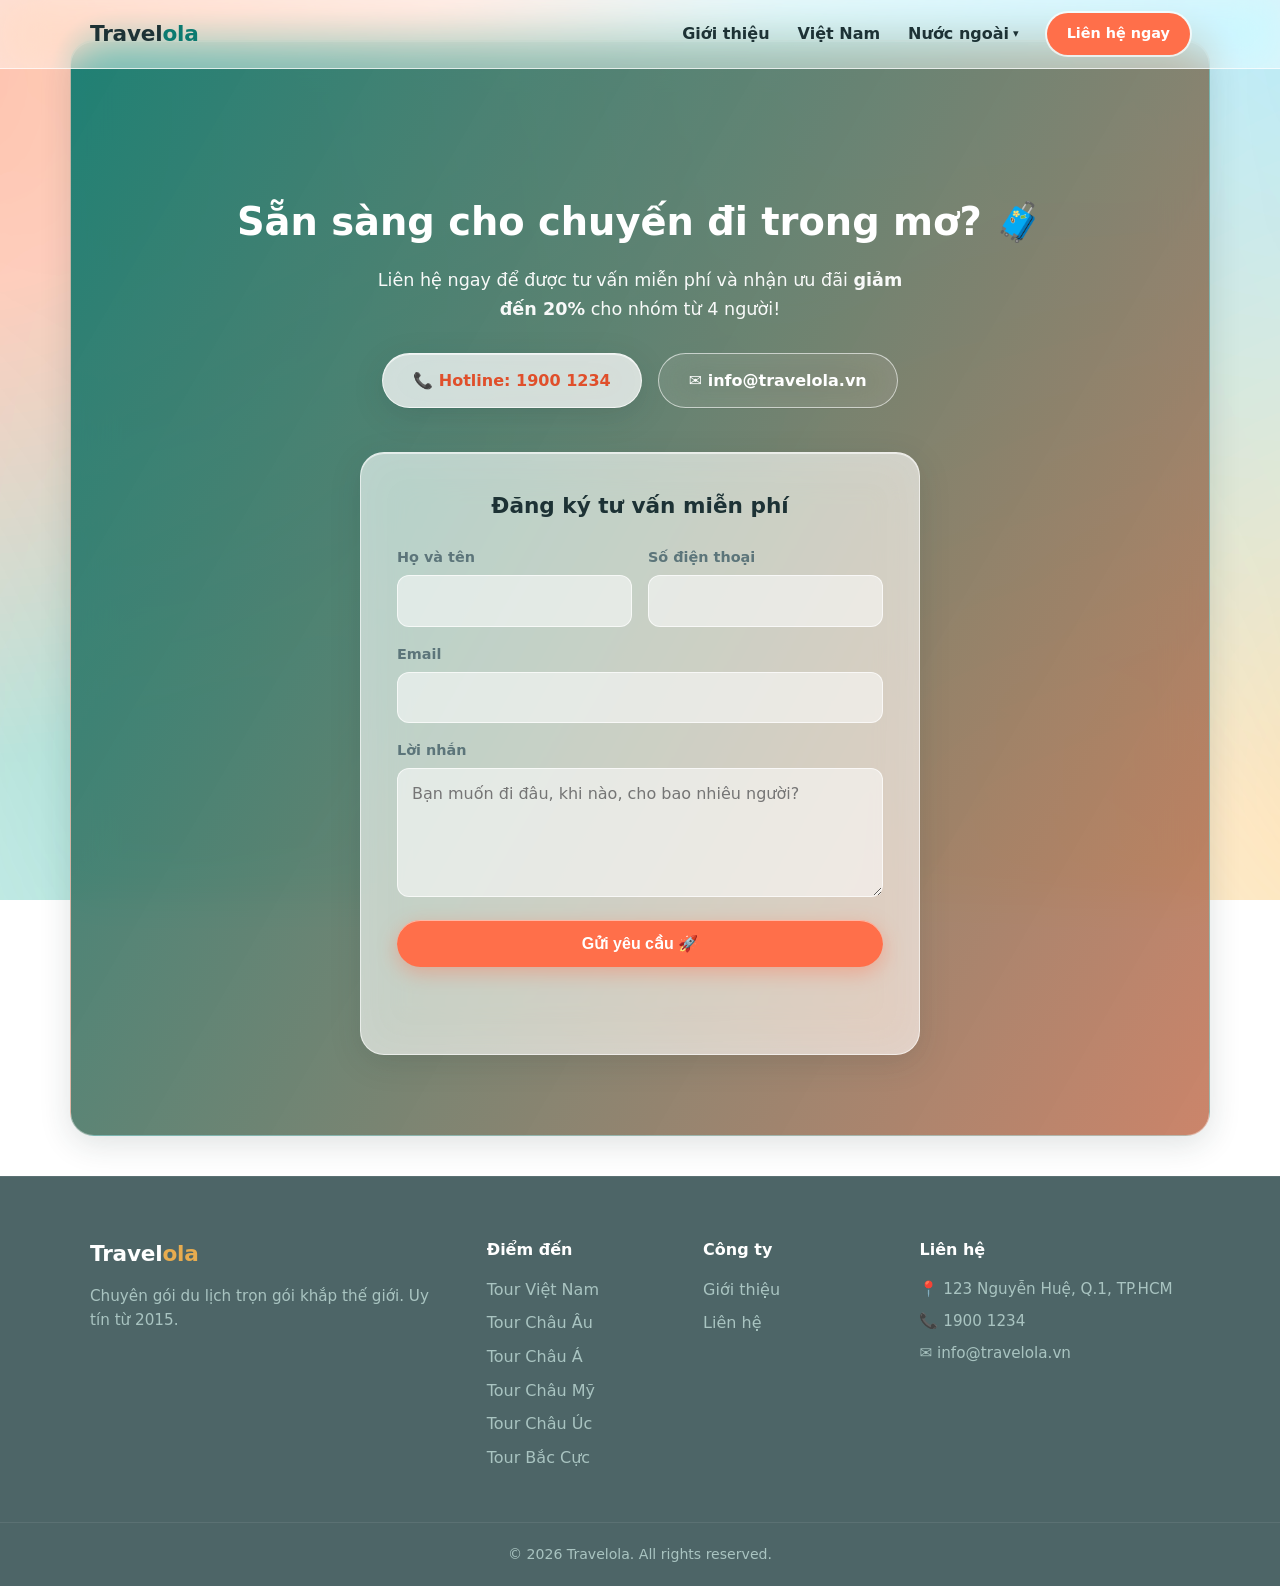
<file: website/lien-he.html>
<!DOCTYPE html>
<html lang="vi">

<head>
  <meta charset="UTF-8">
  <meta name="viewport" content="width=device-width, initial-scale=1.0">
  <title>Liên hệ — Travelola</title>
  <meta name="description"
    content="Liên hệ Travelola để được tư vấn miễn phí và nhận ưu đãi giảm đến 20% cho nhóm từ 4 người. Hotline 1900 1234.">
  <link rel="canonical" href="https://travelola.vn/lien-he">
  <link rel="icon"
    href="data:image/svg+xml,<svg xmlns='http://www.w3.org/2000/svg' viewBox='0 0 32 32'><rect width='32' height='32' rx='8' fill='%230b7a70'/><text x='16' y='22' font-family='Arial,Helvetica,sans-serif' font-size='18' font-weight='700' fill='white' text-anchor='middle'>T</text></svg>">

  <!-- Open Graph -->
  <meta property="og:type" content="website">
  <meta property="og:locale" content="vi_VN">
  <meta property="og:title" content="Liên hệ — Travelola">
  <meta property="og:description"
    content="Liên hệ Travelola để được tư vấn miễn phí và nhận ưu đãi giảm đến 20% cho nhóm từ 4 người. Hotline 1900 1234.">
  <meta property="og:url" content="https://travelola.vn/lien-he">

  <!-- Twitter Card -->
  <meta name="twitter:card" content="summary">
  <meta name="twitter:title" content="Liên hệ — Travelola">
  <meta name="twitter:description"
    content="Liên hệ Travelola để được tư vấn miễn phí và nhận ưu đãi giảm đến 20% cho nhóm từ 4 người. Hotline 1900 1234.">

  <link rel="stylesheet" href="css/style.css">
</head>

<body>

  <div class="liquid-bg" aria-hidden="true">
    <div class="liquid-bg-inner"></div>
  </div>

  <!-- ===== HEADER ===== -->
  <header class="header" id="header">
    <div class="container nav">
      <a href="/" class="logo">
        <span class="logo-text">Travel<em>ola</em></span>
      </a>
      <nav class="nav-menu" id="navMenu">
        <a href="/gioi-thieu">Giới thiệu</a>
        <a href="/viet-nam">Việt Nam</a>
        <div class="nav-dropdown">
          <button type="button" class="nav-dropdown-toggle" aria-expanded="false" aria-haspopup="true">
            Nước ngoài <span class="nav-caret" aria-hidden="true">▾</span>
          </button>
          <div class="nav-dropdown-menu">
            <a href="/chau-au">Châu Âu</a>
            <a href="/chau-a">Châu Á</a>
            <a href="/chau-my">Châu Mỹ</a>
            <a href="/chau-uc">Châu Úc</a>
            <a href="/chau-bac-cuc">Bắc Cực</a>
          </div>
        </div>
        <a href="/lien-he" class="btn btn-small active">Liên hệ ngay</a>
      </nav>
      <button class="nav-toggle" id="navToggle" aria-label="Mở menu" aria-expanded="false" aria-controls="navMenu">☰</button>
    </div>
  </header>

  <!-- ===== CTA / LIÊN HỆ ===== -->
  <section class="cta section-first" id="lien-he">
    <div class="container cta-inner">
      <h2>Sẵn sàng cho chuyến đi trong mơ? 🧳</h2>
      <p>Liên hệ ngay để được tư vấn miễn phí và nhận ưu đãi <strong>giảm đến 20%</strong> cho nhóm từ 4 người!</p>
      <div class="cta-actions">
        <a href="tel:19001234" class="btn btn-white">📞 Hotline: 1900 1234</a>
        <a href="mailto:info@travelola.vn" class="btn btn-outline-white">✉️ info@travelola.vn</a>
      </div>

      <form class="contact-form" id="contactForm" novalidate>
        <h3>Đăng ký tư vấn miễn phí</h3>
        <div class="form-row">
          <div class="form-group">
            <label for="cf-name">Họ và tên</label>
            <input type="text" id="cf-name" name="name" required>
          </div>
          <div class="form-group">
            <label for="cf-phone">Số điện thoại</label>
            <input type="tel" id="cf-phone" name="phone" required>
          </div>
        </div>
        <div class="form-group">
          <label for="cf-email">Email</label>
          <input type="email" id="cf-email" name="email" required>
        </div>
        <div class="form-group">
          <label for="cf-message">Lời nhắn</label>
          <textarea id="cf-message" name="message" rows="4"
            placeholder="Bạn muốn đi đâu, khi nào, cho bao nhiêu người?"></textarea>
        </div>
        <button type="submit" class="btn btn-primary">Gửi yêu cầu 🚀</button>
        <p class="form-note" id="formNote" role="status" aria-live="polite"></p>
      </form>
    </div>
  </section>

  <!-- ===== FOOTER ===== -->
  <footer class="footer">
    <div class="container footer-grid">
      <div>
        <a href="/" class="logo logo-footer">Travel<em>ola</em></a>
        <p>Chuyên gói du lịch trọn gói khắp thế giới. Uy tín từ 2015.</p>
      </div>
      <div>
        <h4>Điểm đến</h4>
        <a href="/viet-nam">Tour Việt Nam</a>
        <a href="/chau-au">Tour Châu Âu</a>
        <a href="/chau-a">Tour Châu Á</a>
        <a href="/chau-my">Tour Châu Mỹ</a>
        <a href="/chau-uc">Tour Châu Úc</a>
        <a href="/chau-bac-cuc">Tour Bắc Cực</a>
      </div>
      <div>
        <h4>Công ty</h4>
        <a href="/gioi-thieu">Giới thiệu</a>
        <a href="/lien-he">Liên hệ</a>
      </div>
      <div>
        <h4>Liên hệ</h4>
        <p>📍 123 Nguyễn Huệ, Q.1, TP.HCM</p>
        <p>📞 1900 1234</p>
        <p>✉️ info@travelola.vn</p>
      </div>
    </div>
    <div class="footer-bottom">© 2026 Travelola. All rights reserved.</div>
  </footer>

  <script src="js/main.js" defer></script>
</body>

</html>
</file>
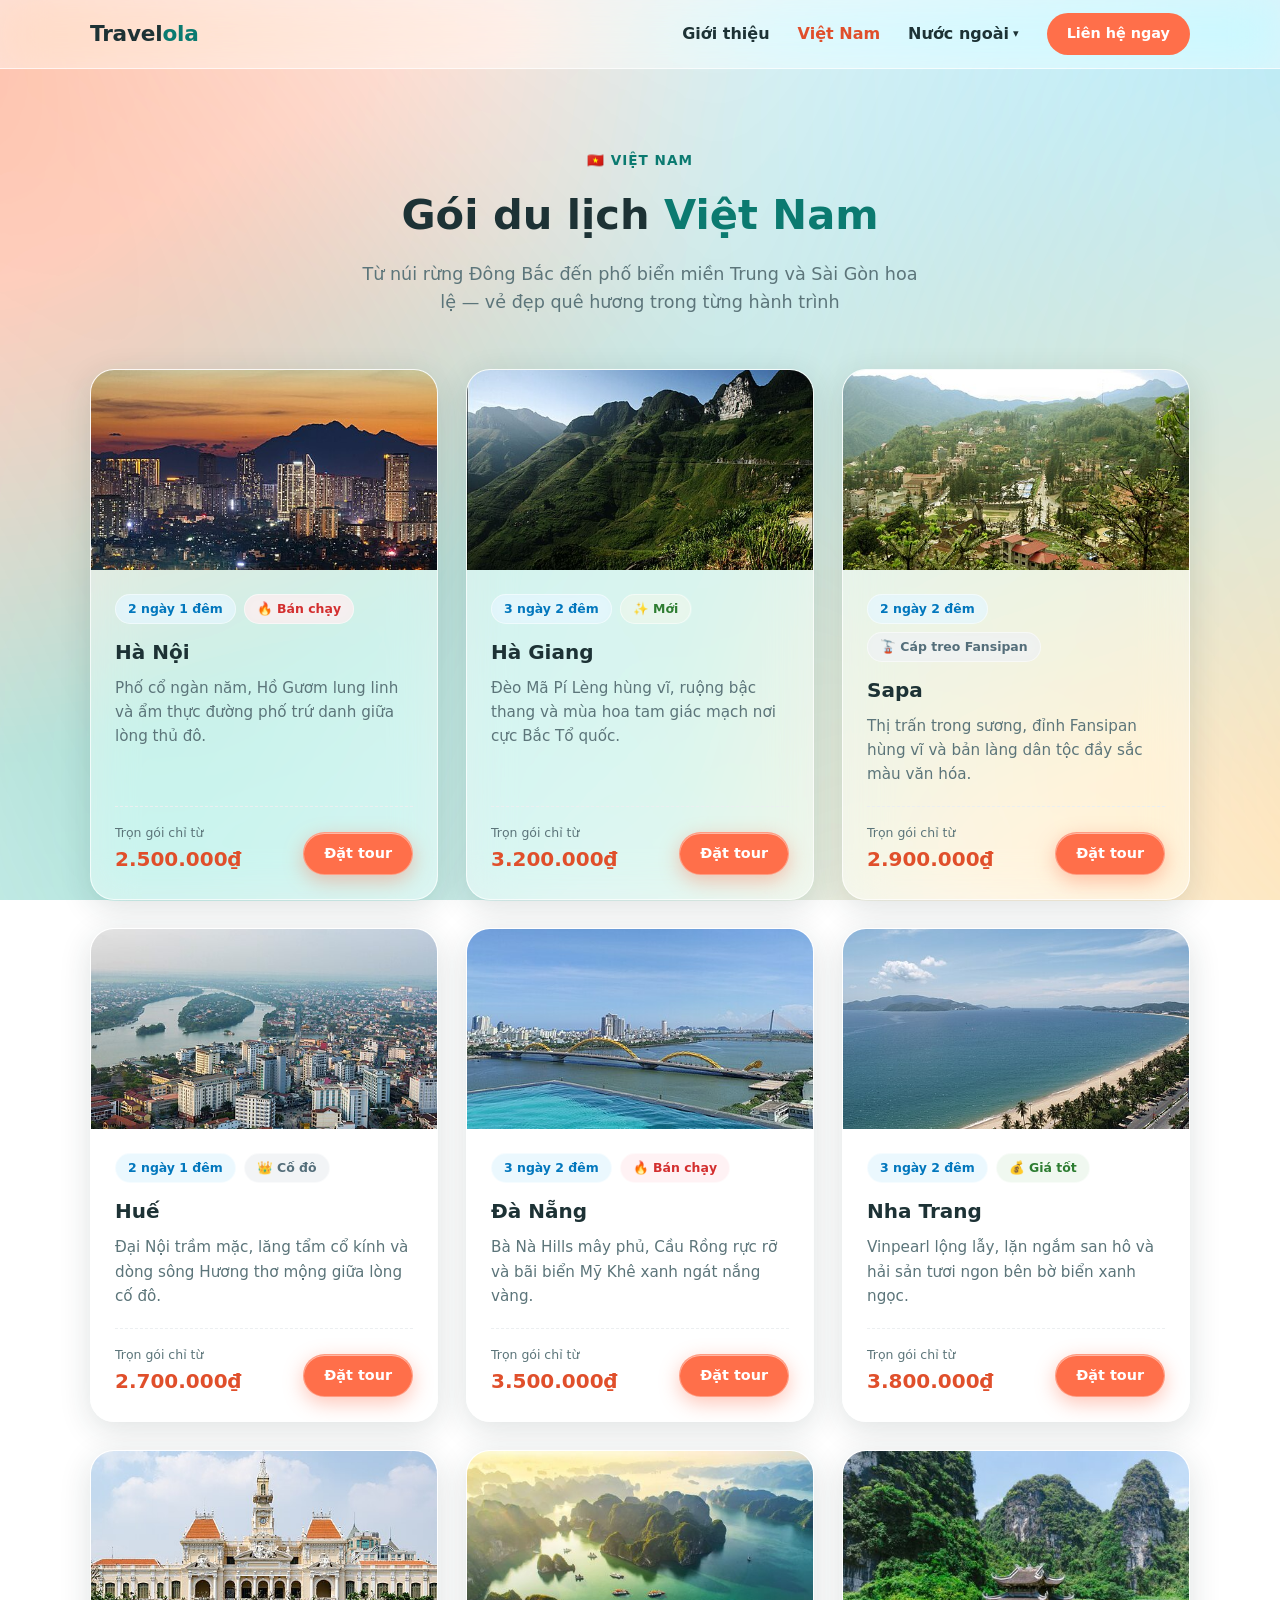
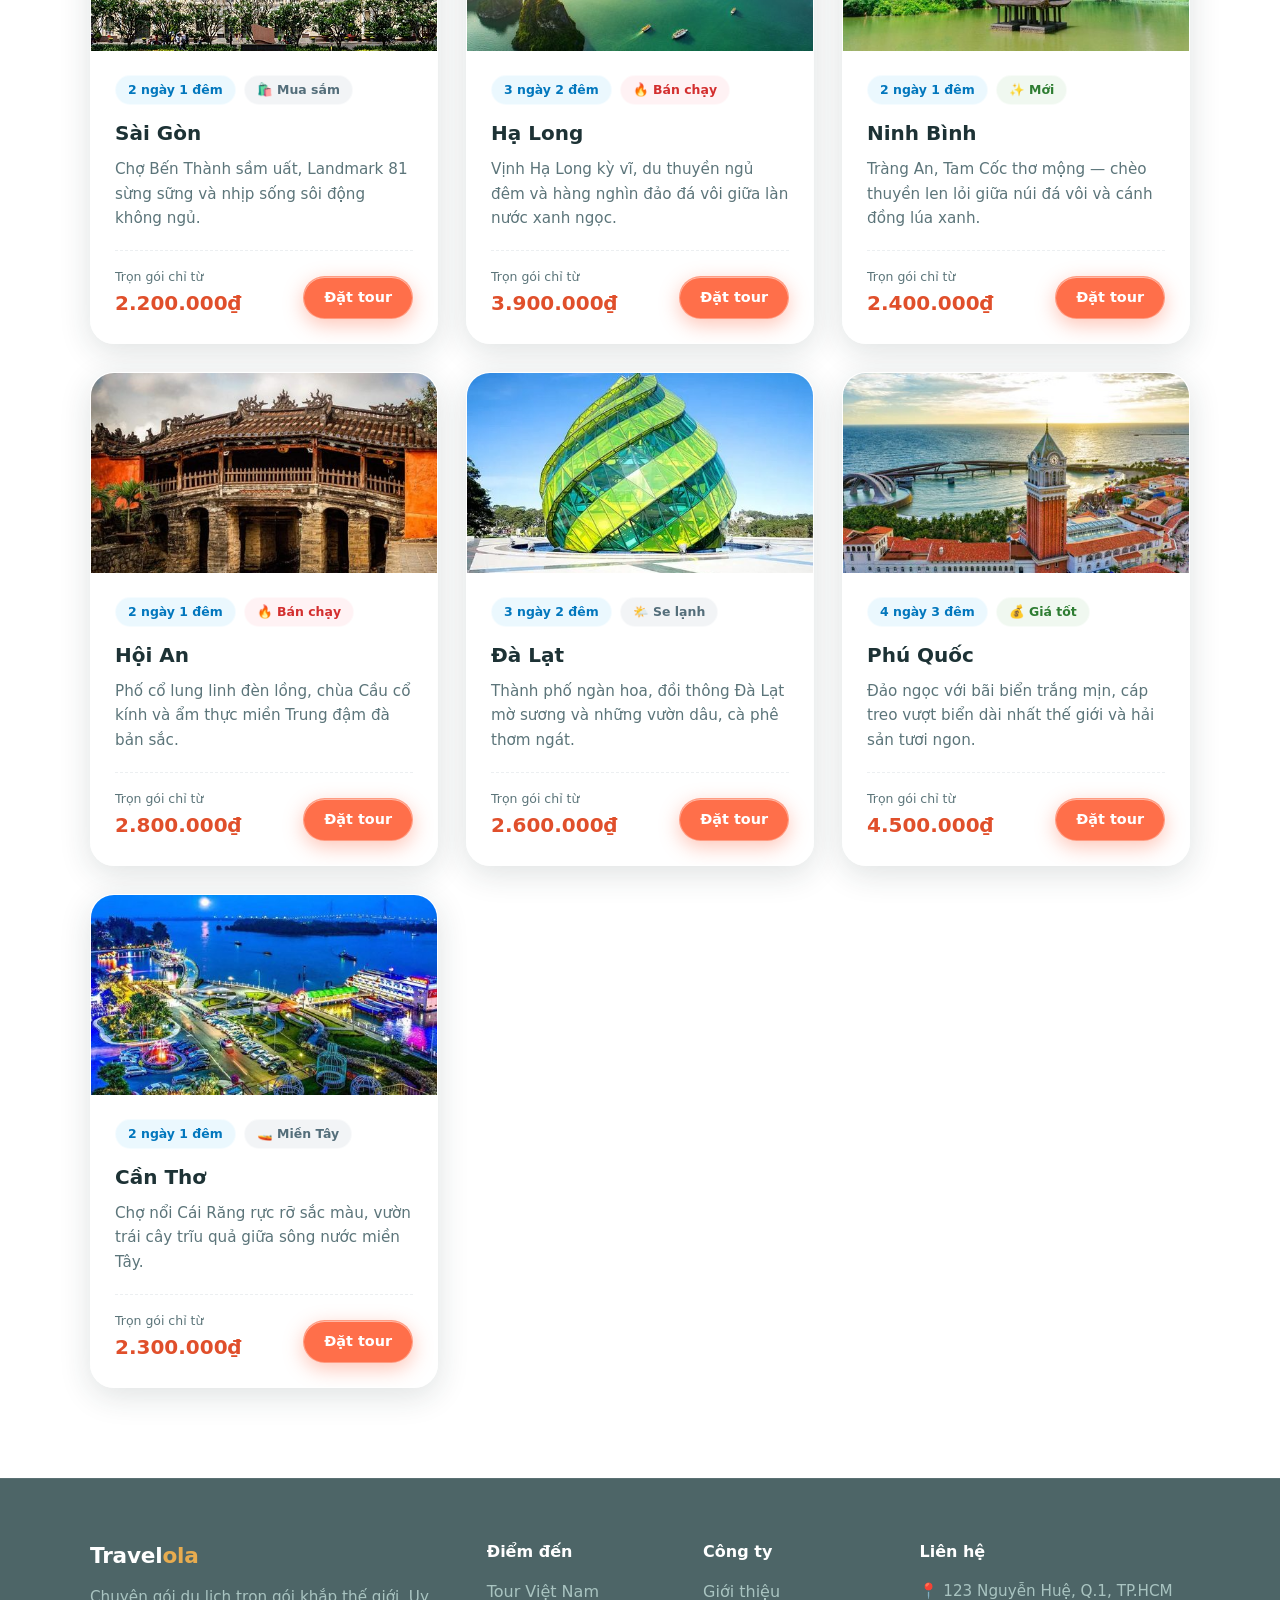
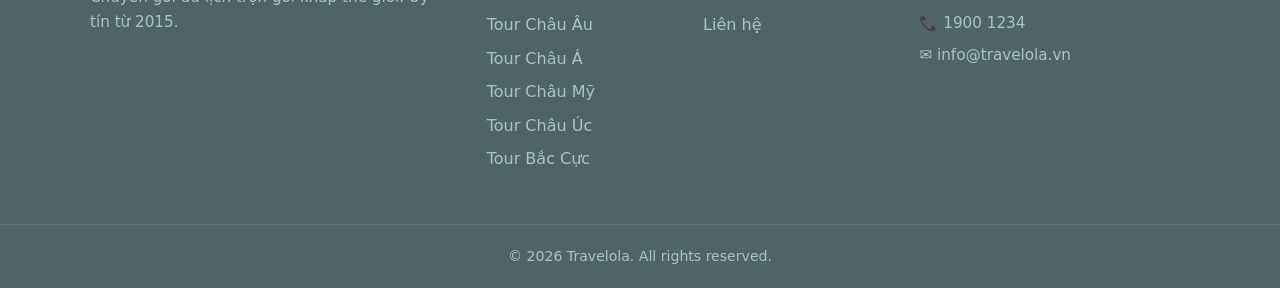
<file: website/viet-nam.html>
<!DOCTYPE html>
<html lang="vi">

<head>
  <meta charset="UTF-8">
  <meta name="viewport" content="width=device-width, initial-scale=1.0">
  <title>Tour Việt Nam — Travelola</title>
  <meta name="description"
    content="Gói du lịch trọn gói khắp Việt Nam — Hà Nội, Hà Giang, Sapa, Huế, Đà Nẵng, Nha Trang, Sài Gòn, Hạ Long, Ninh Bình, Hội An, Đà Lạt, Phú Quốc, Cần Thơ. Khám phá vẻ đẹp quê hương với giá tốt nhất.">
  <link rel="canonical" href="https://travelola.vn/viet-nam">
  <link rel="icon"
    href="data:image/svg+xml,<svg xmlns='http://www.w3.org/2000/svg' viewBox='0 0 32 32'><rect width='32' height='32' rx='8' fill='%230b7a70'/><text x='16' y='22' font-family='Arial,Helvetica,sans-serif' font-size='18' font-weight='700' fill='white' text-anchor='middle'>T</text></svg>">

  <!-- Open Graph -->
  <meta property="og:type" content="website">
  <meta property="og:locale" content="vi_VN">
  <meta property="og:title" content="Tour Việt Nam — Travelola">
  <meta property="og:description"
    content="Gói du lịch trọn gói khắp Việt Nam — Hà Nội, Hà Giang, Sapa, Huế, Đà Nẵng, Nha Trang, Sài Gòn, Hạ Long, Ninh Bình, Hội An, Đà Lạt, Phú Quốc, Cần Thơ. Khám phá vẻ đẹp quê hương với giá tốt nhất.">
  <meta property="og:url" content="https://travelola.vn/viet-nam">

  <!-- Twitter Card -->
  <meta name="twitter:card" content="summary">
  <meta name="twitter:title" content="Tour Việt Nam — Travelola">
  <meta name="twitter:description"
    content="Gói du lịch trọn gói khắp Việt Nam — Hà Nội, Hà Giang, Sapa, Huế, Đà Nẵng, Nha Trang, Sài Gòn, Hạ Long, Ninh Bình, Hội An, Đà Lạt, Phú Quốc, Cần Thơ. Khám phá vẻ đẹp quê hương với giá tốt nhất.">

  <link rel="stylesheet" href="css/style.css">
</head>

<body>

  <div class="liquid-bg" aria-hidden="true">
    <div class="liquid-bg-inner"></div>
  </div>

  <!-- ===== HEADER ===== -->
  <header class="header" id="header">
    <div class="container nav">
      <a href="/" class="logo">
        <span class="logo-text">Travel<em>ola</em></span>
      </a>
      <nav class="nav-menu" id="navMenu">
        <a href="/gioi-thieu">Giới thiệu</a>
        <a href="/viet-nam" class="active">Việt Nam</a>
        <div class="nav-dropdown">
          <button type="button" class="nav-dropdown-toggle" aria-expanded="false" aria-haspopup="true">
            Nước ngoài <span class="nav-caret" aria-hidden="true">▾</span>
          </button>
          <div class="nav-dropdown-menu">
            <a href="/chau-au">Châu Âu</a>
            <a href="/chau-a">Châu Á</a>
            <a href="/chau-my">Châu Mỹ</a>
            <a href="/chau-uc">Châu Úc</a>
            <a href="/chau-bac-cuc">Bắc Cực</a>
          </div>
        </div>
        <a href="/lien-he" class="btn btn-small">Liên hệ ngay</a>
      </nav>
      <button class="nav-toggle" id="navToggle" aria-label="Mở menu" aria-expanded="false" aria-controls="navMenu">☰</button>
    </div>
  </header>

  <!-- ===== TOUR VIỆT NAM ===== -->
  <section class="section section-first" id="viet-nam">
    <div class="container">
      <p class="section-tag">🇻🇳 Việt Nam</p>
      <h2 class="section-title">Gói du lịch <span class="gradient-text">Việt Nam</span></h2>
      <p class="section-sub">Từ núi rừng Đông Bắc đến phố biển miền Trung và Sài Gòn hoa lệ — vẻ đẹp quê hương trong từng hành trình</p>

      <div class="tour-grid">
        <article class="tour-card">
          <div class="tour-img"><img src="images/vietnam/hanoi.jpg" alt="Phố cổ và Hồ Gươm, Hà Nội" loading="lazy"></div>
          <div class="tour-body">
            <div class="tour-meta"><span class="chip chip-blue">2 ngày 1 đêm</span><span class="chip chip-hot">🔥 Bán
                chạy</span></div>
            <h3>Hà Nội</h3>
            <p>Phố cổ ngàn năm, Hồ Gươm lung linh và ẩm thực đường phố trứ danh giữa lòng thủ đô.</p>
            <div class="tour-footer">
              <div class="price"><span>Trọn gói chỉ từ</span><strong>2.500.000₫</strong></div>
              <a href="/lien-he" class="btn btn-small btn-primary">Đặt tour</a>
            </div>
          </div>
        </article>
        <article class="tour-card">
          <div class="tour-img"><img src="images/vietnam/ha-giang.jpg" alt="Đèo Mã Pí Lèng, Hà Giang" loading="lazy"></div>
          <div class="tour-body">
            <div class="tour-meta"><span class="chip chip-blue">3 ngày 2 đêm</span><span class="chip chip-green">✨
                Mới</span></div>
            <h3>Hà Giang</h3>
            <p>Đèo Mã Pí Lèng hùng vĩ, ruộng bậc thang và mùa hoa tam giác mạch nơi cực Bắc Tổ quốc.</p>
            <div class="tour-footer">
              <div class="price"><span>Trọn gói chỉ từ</span><strong>3.200.000₫</strong></div>
              <a href="/lien-he" class="btn btn-small btn-primary">Đặt tour</a>
            </div>
          </div>
        </article>
        <article class="tour-card">
          <div class="tour-img"><img src="images/vietnam/sapa.jpg" alt="Thị trấn Sapa nhìn từ trên cao" loading="lazy"></div>
          <div class="tour-body">
            <div class="tour-meta"><span class="chip chip-blue">2 ngày 2 đêm</span><span class="chip chip-gray">🚡 Cáp
                treo Fansipan</span></div>
            <h3>Sapa</h3>
            <p>Thị trấn trong sương, đỉnh Fansipan hùng vĩ và bản làng dân tộc đầy sắc màu văn hóa.</p>
            <div class="tour-footer">
              <div class="price"><span>Trọn gói chỉ từ</span><strong>2.900.000₫</strong></div>
              <a href="/lien-he" class="btn btn-small btn-primary">Đặt tour</a>
            </div>
          </div>
        </article>
        <article class="tour-card">
          <div class="tour-img"><img src="images/vietnam/hue.jpg" alt="Thành phố Huế bên dòng sông Hương" loading="lazy"></div>
          <div class="tour-body">
            <div class="tour-meta"><span class="chip chip-blue">2 ngày 1 đêm</span><span class="chip chip-gray">👑 Cố
                đô</span></div>
            <h3>Huế</h3>
            <p>Đại Nội trầm mặc, lăng tẩm cổ kính và dòng sông Hương thơ mộng giữa lòng cố đô.</p>
            <div class="tour-footer">
              <div class="price"><span>Trọn gói chỉ từ</span><strong>2.700.000₫</strong></div>
              <a href="/lien-he" class="btn btn-small btn-primary">Đặt tour</a>
            </div>
          </div>
        </article>
        <article class="tour-card">
          <div class="tour-img"><img src="images/vietnam/da-nang.jpg" alt="Cầu Rồng, Đà Nẵng" loading="lazy"></div>
          <div class="tour-body">
            <div class="tour-meta"><span class="chip chip-blue">3 ngày 2 đêm</span><span class="chip chip-hot">🔥 Bán
                chạy</span></div>
            <h3>Đà Nẵng</h3>
            <p>Bà Nà Hills mây phủ, Cầu Rồng rực rỡ và bãi biển Mỹ Khê xanh ngát nắng vàng.</p>
            <div class="tour-footer">
              <div class="price"><span>Trọn gói chỉ từ</span><strong>3.500.000₫</strong></div>
              <a href="/lien-he" class="btn btn-small btn-primary">Đặt tour</a>
            </div>
          </div>
        </article>
        <article class="tour-card">
          <div class="tour-img"><img src="images/vietnam/nha-trang.jpg" alt="Bãi biển Nha Trang" loading="lazy"></div>
          <div class="tour-body">
            <div class="tour-meta"><span class="chip chip-blue">3 ngày 2 đêm</span><span class="chip chip-green">💰 Giá
                tốt</span></div>
            <h3>Nha Trang</h3>
            <p>Vinpearl lộng lẫy, lặn ngắm san hô và hải sản tươi ngon bên bờ biển xanh ngọc.</p>
            <div class="tour-footer">
              <div class="price"><span>Trọn gói chỉ từ</span><strong>3.800.000₫</strong></div>
              <a href="/lien-he" class="btn btn-small btn-primary">Đặt tour</a>
            </div>
          </div>
        </article>
        <article class="tour-card">
          <div class="tour-img"><img src="images/vietnam/sai-gon.jpg" alt="Trụ sở UBND Thành phố Hồ Chí Minh, Sài Gòn" loading="lazy"></div>
          <div class="tour-body">
            <div class="tour-meta"><span class="chip chip-blue">2 ngày 1 đêm</span><span class="chip chip-gray">🛍️ Mua
                sắm</span></div>
            <h3>Sài Gòn</h3>
            <p>Chợ Bến Thành sầm uất, Landmark 81 sừng sững và nhịp sống sôi động không ngủ.</p>
            <div class="tour-footer">
              <div class="price"><span>Trọn gói chỉ từ</span><strong>2.200.000₫</strong></div>
              <a href="/lien-he" class="btn btn-small btn-primary">Đặt tour</a>
            </div>
          </div>
        </article>
        <article class="tour-card">
          <div class="tour-img"><img src="images/vietnam/ha-long.jpg" alt="Vịnh Hạ Long nhìn từ trên cao lúc bình minh" loading="lazy"></div>
          <div class="tour-body">
            <div class="tour-meta"><span class="chip chip-blue">3 ngày 2 đêm</span><span class="chip chip-hot">🔥 Bán
                chạy</span></div>
            <h3>Hạ Long</h3>
            <p>Vịnh Hạ Long kỳ vĩ, du thuyền ngủ đêm và hàng nghìn đảo đá vôi giữa làn nước xanh ngọc.</p>
            <div class="tour-footer">
              <div class="price"><span>Trọn gói chỉ từ</span><strong>3.900.000₫</strong></div>
              <a href="/lien-he" class="btn btn-small btn-primary">Đặt tour</a>
            </div>
          </div>
        </article>
        <article class="tour-card">
          <div class="tour-img"><img src="images/vietnam/ninh-binh.jpg" alt="Đình Trạng An giữa hồ nước và núi đá vôi, Ninh Bình" loading="lazy"></div>
          <div class="tour-body">
            <div class="tour-meta"><span class="chip chip-blue">2 ngày 1 đêm</span><span class="chip chip-green">✨
                Mới</span></div>
            <h3>Ninh Bình</h3>
            <p>Tràng An, Tam Cốc thơ mộng — chèo thuyền len lỏi giữa núi đá vôi và cánh đồng lúa xanh.</p>
            <div class="tour-footer">
              <div class="price"><span>Trọn gói chỉ từ</span><strong>2.400.000₫</strong></div>
              <a href="/lien-he" class="btn btn-small btn-primary">Đặt tour</a>
            </div>
          </div>
        </article>
        <article class="tour-card">
          <div class="tour-img"><img src="images/vietnam/hoi-an.jpg" alt="Chùa Cầu, Hội An" loading="lazy"></div>
          <div class="tour-body">
            <div class="tour-meta"><span class="chip chip-blue">2 ngày 1 đêm</span><span class="chip chip-hot">🔥 Bán
                chạy</span></div>
            <h3>Hội An</h3>
            <p>Phố cổ lung linh đèn lồng, chùa Cầu cổ kính và ẩm thực miền Trung đậm đà bản sắc.</p>
            <div class="tour-footer">
              <div class="price"><span>Trọn gói chỉ từ</span><strong>2.800.000₫</strong></div>
              <a href="/lien-he" class="btn btn-small btn-primary">Đặt tour</a>
            </div>
          </div>
        </article>
        <article class="tour-card">
          <div class="tour-img"><img src="images/vietnam/da-lat.jpg" alt="Công trình kiến trúc kính hiện đại tại Đà Lạt" loading="lazy"></div>
          <div class="tour-body">
            <div class="tour-meta"><span class="chip chip-blue">3 ngày 2 đêm</span><span class="chip chip-gray">🌤️ Se
                lạnh</span></div>
            <h3>Đà Lạt</h3>
            <p>Thành phố ngàn hoa, đồi thông Đà Lạt mờ sương và những vườn dâu, cà phê thơm ngát.</p>
            <div class="tour-footer">
              <div class="price"><span>Trọn gói chỉ từ</span><strong>2.600.000₫</strong></div>
              <a href="/lien-he" class="btn btn-small btn-primary">Đặt tour</a>
            </div>
          </div>
        </article>
        <article class="tour-card">
          <div class="tour-img"><img src="images/vietnam/phu-quoc.jpg" alt="Khu du lịch ven biển với tháp đồng hồ kiểu Venice, Phú Quốc" loading="lazy"></div>
          <div class="tour-body">
            <div class="tour-meta"><span class="chip chip-blue">4 ngày 3 đêm</span><span class="chip chip-green">💰 Giá
                tốt</span></div>
            <h3>Phú Quốc</h3>
            <p>Đảo ngọc với bãi biển trắng mịn, cáp treo vượt biển dài nhất thế giới và hải sản tươi ngon.</p>
            <div class="tour-footer">
              <div class="price"><span>Trọn gói chỉ từ</span><strong>4.500.000₫</strong></div>
              <a href="/lien-he" class="btn btn-small btn-primary">Đặt tour</a>
            </div>
          </div>
        </article>
        <article class="tour-card">
          <div class="tour-img"><img src="images/vietnam/can-tho.jpg" alt="Bến Ninh Kiều về đêm bên sông Hậu, Cần Thơ" loading="lazy"></div>
          <div class="tour-body">
            <div class="tour-meta"><span class="chip chip-blue">2 ngày 1 đêm</span><span class="chip chip-gray">🚤 Miền
                Tây</span></div>
            <h3>Cần Thơ</h3>
            <p>Chợ nổi Cái Răng rực rỡ sắc màu, vườn trái cây trĩu quả giữa sông nước miền Tây.</p>
            <div class="tour-footer">
              <div class="price"><span>Trọn gói chỉ từ</span><strong>2.300.000₫</strong></div>
              <a href="/lien-he" class="btn btn-small btn-primary">Đặt tour</a>
            </div>
          </div>
        </article>
      </div>
    </div>
  </section>

  <!-- ===== FOOTER ===== -->
  <footer class="footer">
    <div class="container footer-grid">
      <div>
        <a href="/" class="logo logo-footer">Travel<em>ola</em></a>
        <p>Chuyên gói du lịch trọn gói khắp thế giới. Uy tín từ 2015.</p>
      </div>
      <div>
        <h4>Điểm đến</h4>
        <a href="/viet-nam">Tour Việt Nam</a>
        <a href="/chau-au">Tour Châu Âu</a>
        <a href="/chau-a">Tour Châu Á</a>
        <a href="/chau-my">Tour Châu Mỹ</a>
        <a href="/chau-uc">Tour Châu Úc</a>
        <a href="/chau-bac-cuc">Tour Bắc Cực</a>
      </div>
      <div>
        <h4>Công ty</h4>
        <a href="/gioi-thieu">Giới thiệu</a>
        <a href="/lien-he">Liên hệ</a>
      </div>
      <div>
        <h4>Liên hệ</h4>
        <p>📍 123 Nguyễn Huệ, Q.1, TP.HCM</p>
        <p>📞 1900 1234</p>
        <p>✉️ info@travelola.vn</p>
      </div>
    </div>
    <div class="footer-bottom">© 2026 Travelola. All rights reserved.</div>
  </footer>

  <script src="js/main.js" defer></script>
</body>

</html>
</file>
<file: website/css/style.css>
/* ===== RESET & BASE ===== */
*, *::before, *::after { box-sizing: border-box; margin: 0; padding: 0; }

:root {
  --sea: #0f9b8e;
  --sea-dark: #0b7a70;
  --sky: #4fb8d6;
  --sand: #e8ac4f;
  --coral: #ff6f4a;
  --coral-dark: #e04f2b;
  --ink: #1d3235;
  --gray: #5c757a;
  --bg: #ffffff;
  --bg-alt: #f2f8f7;
  --radius: 24px;
  --shadow: 0 8px 30px rgba(29, 50, 53, .10);
  --shadow-hover: 0 16px 40px rgba(29, 50, 53, .16);

  /* ===== LIQUID GLASS TOKENS ===== */
  --glass-bg: rgba(255, 255, 255, .45);
  --glass-bg-strong: rgba(255, 255, 255, .65);
  --glass-border: rgba(255, 255, 255, .7);
  --glass-highlight: rgba(255, 255, 255, .9);
  --glass-blur: 22px;
  --glass-shadow: 0 8px 32px rgba(29, 50, 53, .14), inset 0 1px 0 rgba(255, 255, 255, .6);
  --glass-shadow-hover: 0 20px 48px rgba(29, 50, 53, .22), inset 0 1px 0 rgba(255, 255, 255, .7);
}

html { scroll-behavior: smooth; scroll-padding-top: 80px; }

body {
  font-family: 'Segoe UI', system-ui, -apple-system, sans-serif;
  color: var(--ink);
  background: transparent;
  line-height: 1.6;
  min-height: 100vh;
}

/* Blurred liquid color field that glass panels float over */
.liquid-bg {
  position: fixed;
  inset: 0;
  z-index: -1;
  overflow: hidden;
  background: #fdfcfb;
}

.liquid-bg-inner {
  position: absolute;
  inset: -20%;
  background:
    radial-gradient(circle at 12% 18%, rgba(255, 111, 74, .38), transparent 42%),
    radial-gradient(circle at 88% 12%, rgba(79, 184, 214, .32), transparent 45%),
    radial-gradient(circle at 22% 82%, rgba(15, 155, 142, .30), transparent 45%),
    radial-gradient(circle at 92% 78%, rgba(232, 172, 79, .30), transparent 42%),
    radial-gradient(circle at 50% 50%, rgba(11, 122, 112, .16), transparent 60%);
  filter: blur(60px) saturate(160%);
  animation: liquidShift 24s ease-in-out infinite;
}

@keyframes liquidShift {
  0%, 100% { transform: scale(1) translate(0, 0); }
  50% { transform: scale(1.12) translate(-2%, 2%); }
}

.container { max-width: 1140px; margin: 0 auto; padding: 0 20px; }

img { max-width: 100%; }
a { text-decoration: none; color: inherit; }

.gradient-text {
  color: var(--sea-dark);
}

/* ===== BUTTONS ===== */
.btn {
  display: inline-block;
  padding: 14px 30px;
  border-radius: 999px;
  font-weight: 700;
  font-size: 1rem;
  transition: transform .2s, box-shadow .2s, background .2s, border-color .2s;
  cursor: pointer;
  position: relative;
}
.btn:hover { transform: translateY(-3px); }

.btn-primary {
  background: var(--coral);
  color: #fff;
  box-shadow: 0 6px 20px rgba(255, 111, 74, .4), inset 0 1px 0 rgba(255, 255, 255, .5);
  border: 1px solid rgba(255, 255, 255, .3);
}
.btn-primary:hover { background: var(--coral-dark); box-shadow: 0 10px 28px rgba(224, 79, 43, .5), inset 0 1px 0 rgba(255, 255, 255, .5); }

.btn-outline {
  border: 1px solid var(--glass-border);
  color: var(--ink);
  background: var(--glass-bg);
  backdrop-filter: blur(var(--glass-blur));
  -webkit-backdrop-filter: blur(var(--glass-blur));
  box-shadow: var(--glass-shadow);
}
.btn-outline:hover { background: var(--glass-bg-strong); box-shadow: var(--glass-shadow-hover); }

.btn-white {
  background: rgba(255, 255, 255, .75);
  color: var(--coral-dark);
  backdrop-filter: blur(var(--glass-blur));
  -webkit-backdrop-filter: blur(var(--glass-blur));
  box-shadow: var(--glass-shadow);
  border: 1px solid var(--glass-border);
}
.btn-outline-white {
  border: 1px solid rgba(255, 255, 255, .6);
  color: #fff;
  background: rgba(255, 255, 255, .12);
  backdrop-filter: blur(var(--glass-blur));
  -webkit-backdrop-filter: blur(var(--glass-blur));
}
.btn-outline-white:hover { background: rgba(255,255,255,.22); }

.btn-small { padding: 9px 20px; font-size: .9rem; }

/* ===== HEADER ===== */
.header {
  position: fixed;
  top: 0; left: 0; right: 0;
  z-index: 100;
  background: var(--glass-bg);
  backdrop-filter: blur(var(--glass-blur)) saturate(180%);
  -webkit-backdrop-filter: blur(var(--glass-blur)) saturate(180%);
  border-bottom: 1px solid var(--glass-border);
  transition: box-shadow .3s, background .3s;
}
.header.scrolled { box-shadow: var(--glass-shadow); background: var(--glass-bg-strong); }

.nav {
  display: flex;
  align-items: center;
  justify-content: space-between;
  height: 68px;
}

.logo { display: flex; align-items: center; font-size: 1.35rem; font-weight: 800; letter-spacing: -.01em; }
.logo em { font-style: normal; color: var(--sea-dark); }

.nav-menu { display: flex; align-items: center; gap: 28px; }
.nav-menu a { font-weight: 600; color: var(--ink); transition: color .2s; }
.nav-menu a:hover { color: var(--coral); }
.nav-menu a.active:not(.btn) { color: var(--coral-dark); }
.nav-menu .btn { color: #fff; background: var(--coral); }
.nav-menu .btn:hover { color: #fff; background: var(--coral-dark); }
.nav-menu .btn.active { box-shadow: 0 0 0 2px rgba(255, 255, 255, .7); }

.nav-toggle {
  display: none;
  background: none;
  border: none;
  font-size: 1.6rem;
  color: var(--ink);
  cursor: pointer;
}

/* ===== NAV DROPDOWN (Nước ngoài) ===== */
.nav-dropdown { position: relative; }

.nav-dropdown-toggle {
  display: flex;
  align-items: center;
  gap: 4px;
  background: none;
  border: none;
  font: inherit;
  font-weight: 600;
  color: var(--ink);
  cursor: pointer;
  padding: 0;
  transition: color .2s;
}
.nav-dropdown-toggle:hover { color: var(--coral); }
.nav-dropdown-toggle.active { color: var(--coral-dark); }

.nav-caret { font-size: .7em; transition: transform .2s; }
.nav-dropdown:hover .nav-caret,
.nav-dropdown.open .nav-caret { transform: rotate(180deg); }

.nav-dropdown-menu {
  display: none;
  flex-direction: column;
  position: absolute;
  top: calc(100% + 16px);
  left: 50%;
  transform: translateX(-50%);
  min-width: 160px;
  background: var(--glass-bg-strong);
  backdrop-filter: blur(var(--glass-blur)) saturate(180%);
  -webkit-backdrop-filter: blur(var(--glass-blur)) saturate(180%);
  border: 1px solid var(--glass-border);
  border-radius: 16px;
  padding: 10px;
  gap: 4px;
  box-shadow: var(--glass-shadow);
  z-index: 20;
}
.nav-dropdown-menu a { padding: 8px 12px; border-radius: 10px; white-space: nowrap; }
.nav-dropdown-menu a:hover { background: rgba(255, 255, 255, .6); }

.nav-dropdown:hover .nav-dropdown-menu,
.nav-dropdown.open .nav-dropdown-menu { display: flex; }

/* ===== HERO ===== */
.hero {
  position: relative;
  padding: 150px 0 120px;
  overflow: hidden;
  text-align: center;
}

.hero-content { position: relative; z-index: 2; }

.hero-badge {
  display: inline-block;
  background: var(--glass-bg-strong);
  backdrop-filter: blur(var(--glass-blur));
  -webkit-backdrop-filter: blur(var(--glass-blur));
  border: 1px solid var(--glass-border);
  padding: 8px 20px;
  border-radius: 999px;
  font-weight: 600;
  font-size: .95rem;
  box-shadow: var(--glass-shadow);
  margin-bottom: 24px;
}

.hero h1 { font-size: clamp(2.2rem, 5.5vw, 3.8rem); line-height: 1.15; margin-bottom: 20px; }

.hero-sub {
  font-size: 1.15rem;
  color: var(--gray);
  max-width: 640px;
  margin: 0 auto 32px;
}

.hero-actions { display: flex; gap: 16px; justify-content: center; flex-wrap: wrap; margin-bottom: 48px; }

.hero-stats {
  display: flex;
  justify-content: center;
  gap: 56px;
  flex-wrap: wrap;
}
.stat strong { display: block; font-size: 2rem; color: var(--sea-dark); }
.stat span { color: var(--gray); font-size: .95rem; }

.hero-decor {
  position: absolute;
  font-size: 3.5rem;
  opacity: .5;
  animation: float 6s ease-in-out infinite;
  user-select: none;
}
.hero-decor-1 { top: 18%; left: 8%; animation-delay: 0s; }
.hero-decor-2 { top: 30%; right: 10%; animation-delay: 1.5s; }
.hero-decor-3 { bottom: 22%; left: 14%; animation-delay: 3s; }
.hero-decor-4 { bottom: 28%; right: 16%; animation-delay: 4.5s; }

@keyframes float {
  0%, 100% { transform: translateY(0); }
  50% { transform: translateY(-18px); }
}

/* ===== SECTIONS ===== */
.section { padding: 90px 0; }
.section-alt { background: var(--bg-alt); }
.section-first { padding-top: 150px; }

.section-tag {
  text-align: center;
  font-weight: 700;
  color: var(--sea-dark);
  text-transform: uppercase;
  letter-spacing: 1px;
  font-size: .85rem;
  margin-bottom: 10px;
}

.section-title { text-align: center; font-size: clamp(1.8rem, 4vw, 2.6rem); margin-bottom: 12px; }
.section-sub { text-align: center; color: var(--gray); font-size: 1.1rem; max-width: 560px; margin: 0 auto 52px; }

/* ===== ABOUT ===== */
.about-grid {
  display: grid;
  grid-template-columns: repeat(auto-fit, minmax(240px, 1fr));
  gap: 24px;
}

.about-card {
  display: block;
  background: var(--glass-bg);
  backdrop-filter: blur(var(--glass-blur)) saturate(160%);
  -webkit-backdrop-filter: blur(var(--glass-blur)) saturate(160%);
  border: 1px solid var(--glass-border);
  border-radius: var(--radius);
  padding: 32px 26px;
  box-shadow: var(--glass-shadow);
  transition: transform .25s, box-shadow .25s, background .25s;
  text-align: center;
}
.about-card:hover { transform: translateY(-8px); box-shadow: var(--glass-shadow-hover); background: var(--glass-bg-strong); }

.about-icon {
  width: 68px; height: 68px;
  border-radius: 20px;
  display: flex;
  align-items: center;
  justify-content: center;
  font-size: 2rem;
  margin: 0 auto 18px;
  border: 1px solid rgba(255, 255, 255, .6);
  box-shadow: inset 0 1px 0 rgba(255, 255, 255, .7);
}
.about-card h3 { margin-bottom: 10px; font-size: 1.15rem; }
.about-card p { color: var(--gray); font-size: .95rem; }

/* ===== TOUR CARDS ===== */
.tour-grid {
  display: grid;
  grid-template-columns: repeat(auto-fit, minmax(290px, 1fr));
  gap: 28px;
}

.tour-card {
  background: var(--glass-bg);
  backdrop-filter: blur(var(--glass-blur)) saturate(160%);
  -webkit-backdrop-filter: blur(var(--glass-blur)) saturate(160%);
  border: 1px solid var(--glass-border);
  border-radius: var(--radius);
  overflow: hidden;
  box-shadow: var(--glass-shadow);
  transition: transform .25s, box-shadow .25s, background .25s;
  display: flex;
  flex-direction: column;
}
.tour-card:hover { transform: translateY(-8px); box-shadow: var(--glass-shadow-hover); background: var(--glass-bg-strong); }

.tour-img {
  height: 200px;
  overflow: hidden;
  background: var(--bg-alt);
}
.tour-img img {
  width: 100%;
  height: 100%;
  object-fit: cover;
  display: block;
  transition: transform .3s;
}
.tour-card:hover .tour-img img { transform: scale(1.08); }

.tour-body { padding: 24px; display: flex; flex-direction: column; flex: 1; }

.tour-meta { display: flex; gap: 8px; flex-wrap: wrap; margin-bottom: 12px; }

.chip {
  font-size: .78rem;
  font-weight: 700;
  padding: 4px 12px;
  border-radius: 999px;
  backdrop-filter: blur(8px);
  -webkit-backdrop-filter: blur(8px);
  border: 1px solid rgba(255, 255, 255, .5);
}
.chip-blue  { background: rgba(225, 245, 254, .65); color: #0277bd; }
.chip-gray  { background: rgba(236, 239, 241, .65); color: #546e7a; }
.chip-hot   { background: rgba(255, 235, 238, .65); color: #d32f2f; }
.chip-green { background: rgba(232, 245, 233, .65); color: #2e7d32; }

.tour-body h3 { font-size: 1.25rem; margin-bottom: 8px; }
.tour-body > p { color: var(--gray); font-size: .95rem; flex: 1; }

.tour-footer {
  display: flex;
  align-items: flex-end;
  justify-content: space-between;
  gap: 12px;
  margin-top: 20px;
  padding-top: 16px;
  border-top: 1px dashed #eceff1;
}

.price span { display: block; font-size: .78rem; color: var(--gray); }
.price strong { font-size: 1.25rem; color: var(--coral-dark); }

/* ===== CTA ===== */
.cta {
  position: relative;
  margin: 40px auto;
  max-width: 1140px;
  border-radius: var(--radius);
  background: linear-gradient(120deg, rgba(11, 122, 112, .92) 0%, rgba(255, 111, 74, .85) 130%);
  backdrop-filter: blur(var(--glass-blur)) saturate(160%);
  -webkit-backdrop-filter: blur(var(--glass-blur)) saturate(160%);
  border: 1px solid rgba(255, 255, 255, .4);
  box-shadow: var(--glass-shadow);
  color: #fff;
  padding: 80px 0;
  text-align: center;
}
.cta.section-first { padding-top: 150px; }
.cta h2 { font-size: clamp(1.7rem, 4vw, 2.4rem); margin-bottom: 14px; }
.cta p { font-size: 1.1rem; opacity: .95; max-width: 560px; margin: 0 auto 30px; }
.cta-actions { display: flex; gap: 16px; justify-content: center; flex-wrap: wrap; }


/* ===== CONTACT FORM ===== */
.contact-form {
  background: var(--glass-bg-strong);
  backdrop-filter: blur(var(--glass-blur)) saturate(160%);
  -webkit-backdrop-filter: blur(var(--glass-blur)) saturate(160%);
  color: var(--ink);
  text-align: left;
  max-width: 560px;
  margin: 44px auto 0;
  padding: 36px;
  border-radius: var(--radius);
  border: 1px solid rgba(255, 255, 255, .6);
  box-shadow: var(--glass-shadow);
}
.contact-form h3 { text-align: center; font-size: 1.35rem; margin-bottom: 22px; }
.form-row { display: grid; grid-template-columns: 1fr 1fr; gap: 16px; }
.form-group { margin-bottom: 16px; }
.form-group label { display: block; font-size: .9rem; font-weight: 700; margin-bottom: 6px; color: var(--gray); }
.form-group input,
.form-group textarea {
  width: 100%;
  padding: 12px 14px;
  border: 1px solid var(--glass-border);
  border-radius: 12px;
  font: inherit;
  color: var(--ink);
  background: rgba(255, 255, 255, .55);
  transition: border-color .2s, background .2s;
}
.form-group input:focus,
.form-group textarea:focus { outline: none; border-color: var(--coral); background: rgba(255, 255, 255, .85); }
.form-group textarea { resize: vertical; }
.contact-form .btn { display: block; width: 100%; text-align: center; border: none; }
.form-note { margin-top: 14px; text-align: center; font-weight: 700; min-height: 1.2em; }
.form-note.success { color: #2e7d32; }
.form-note.error { color: #c62828; }

@media (max-width: 560px) {
  .form-row { grid-template-columns: 1fr; }
  .contact-form { padding: 26px; }
}
/* ===== TIMELINE ===== */
.timeline {
  position: relative;
  max-width: 720px;
  margin: 0 auto;
  padding-left: 32px;
  border-left: 2px solid var(--glass-border);
}
.timeline-item { position: relative; padding-bottom: 40px; }
.timeline-item:last-child { padding-bottom: 0; }
.timeline-dot {
  position: absolute;
  left: -41px;
  top: 4px;
  width: 18px; height: 18px;
  border-radius: 50%;
  background: var(--coral);
  border: 3px solid var(--bg);
  box-shadow: 0 0 0 2px var(--coral);
}
.timeline-year { font-weight: 800; color: var(--sea-dark); font-size: 1.1rem; margin-bottom: 6px; }
.timeline-item h3 { font-size: 1.15rem; margin-bottom: 6px; }
.timeline-item p { color: var(--gray); }

/* ===== TEAM ===== */
.team-grid { display: grid; grid-template-columns: repeat(auto-fit, minmax(220px, 1fr)); gap: 24px; }
.team-card {
  background: var(--glass-bg);
  backdrop-filter: blur(var(--glass-blur)) saturate(160%);
  -webkit-backdrop-filter: blur(var(--glass-blur)) saturate(160%);
  border: 1px solid var(--glass-border);
  border-radius: var(--radius);
  padding: 28px 22px;
  text-align: center;
  box-shadow: var(--glass-shadow);
  transition: transform .25s, box-shadow .25s, background .25s;
}
.team-card:hover { transform: translateY(-8px); box-shadow: var(--glass-shadow-hover); background: var(--glass-bg-strong); }
.team-avatar {
  width: 84px; height: 84px;
  border-radius: 50%;
  display: flex;
  align-items: center;
  justify-content: center;
  font-size: 2.2rem;
  margin: 0 auto 16px;
  background: var(--bg-alt);
  border: 1px solid rgba(255, 255, 255, .6);
}
.team-card h3 { font-size: 1.1rem; margin-bottom: 4px; }
.team-role { color: var(--coral-dark); font-weight: 700; font-size: .9rem; margin-bottom: 10px; }
.team-card p { color: var(--gray); font-size: .92rem; }

/* ===== STEPS ===== */
.steps { display: grid; grid-template-columns: repeat(auto-fit, minmax(220px, 1fr)); gap: 24px; }
.step {
  background: var(--glass-bg);
  backdrop-filter: blur(var(--glass-blur)) saturate(160%);
  -webkit-backdrop-filter: blur(var(--glass-blur)) saturate(160%);
  border: 1px solid var(--glass-border);
  border-radius: var(--radius);
  padding: 32px 22px 26px;
  text-align: center;
  box-shadow: var(--glass-shadow);
}
.step-num {
  width: 40px; height: 40px;
  border-radius: 50%;
  background: var(--coral);
  color: #fff;
  display: flex;
  align-items: center;
  justify-content: center;
  font-weight: 800;
  margin: 0 auto 16px;
}
.step h3 { font-size: 1.1rem; margin-bottom: 8px; }
.step p { color: var(--gray); font-size: .92rem; }

/* ===== TESTIMONIALS ===== */
.testimonial-grid { display: grid; grid-template-columns: repeat(auto-fit, minmax(260px, 1fr)); gap: 24px; }
.testimonial-card {
  background: var(--glass-bg);
  backdrop-filter: blur(var(--glass-blur)) saturate(160%);
  -webkit-backdrop-filter: blur(var(--glass-blur)) saturate(160%);
  border: 1px solid var(--glass-border);
  border-radius: var(--radius);
  padding: 30px 26px;
  box-shadow: var(--glass-shadow);
}
.testimonial-stars { color: var(--sand); margin-bottom: 14px; letter-spacing: 2px; }
.testimonial-quote { color: var(--ink); margin-bottom: 18px; }
.testimonial-author { display: flex; align-items: center; gap: 12px; }
.testimonial-avatar {
  width: 44px; height: 44px;
  border-radius: 50%;
  display: flex;
  align-items: center;
  justify-content: center;
  font-size: 1.3rem;
  background: var(--bg-alt);
  flex-shrink: 0;
}
.testimonial-author strong { display: block; font-size: .95rem; }
.testimonial-author span { color: var(--gray); font-size: .85rem; }

/* ===== STATS STRIP ===== */
.stats-strip { display: flex; justify-content: center; gap: 56px; flex-wrap: wrap; }

/* ===== FOOTER ===== */
.footer {
  background: rgba(18, 50, 52, .75);
  backdrop-filter: blur(var(--glass-blur)) saturate(160%);
  -webkit-backdrop-filter: blur(var(--glass-blur)) saturate(160%);
  border-top: 1px solid rgba(255, 255, 255, .08);
  color: #a9c4c1;
  padding: 60px 0 0;
}

.footer-grid {
  display: grid;
  grid-template-columns: 2fr 1fr 1fr 1.5fr;
  gap: 36px;
  padding-bottom: 44px;
}

.footer .logo-footer { color: #fff; margin-bottom: 12px; }
.footer .logo-footer em { color: var(--sand); }
.footer h4 { color: #fff; margin-bottom: 14px; font-size: 1rem; }
.footer a { display: block; margin-bottom: 8px; transition: color .2s; }
.footer a:hover { color: var(--sand); }
.footer p { font-size: .95rem; margin-bottom: 8px; }

.footer-bottom {
  border-top: 1px solid rgba(255,255,255,.08);
  text-align: center;
  padding: 20px;
  font-size: .88rem;
}

/* ===== SCROLL REVEAL ===== */
.reveal {
  opacity: 0;
  transform: translateY(28px);
  transition: opacity .6s ease, transform .6s ease;
}
.reveal.visible { opacity: 1; transform: translateY(0); }

/* ===== RESPONSIVE ===== */
@media (max-width: 820px) {
  .nav-toggle { display: block; }

  .nav-menu {
    position: absolute;
    top: 68px; left: 0; right: 0;
    background: var(--glass-bg-strong);
    backdrop-filter: blur(var(--glass-blur)) saturate(160%);
    -webkit-backdrop-filter: blur(var(--glass-blur)) saturate(160%);
    border-bottom: 1px solid var(--glass-border);
    flex-direction: column;
    padding: 24px;
    gap: 18px;
    box-shadow: var(--glass-shadow);
    display: none;
  }
  .nav-menu.open { display: flex; }

  .nav-dropdown { width: 100%; }
  .nav-dropdown-toggle { width: 100%; justify-content: space-between; }
  .nav-dropdown-menu {
    display: none;
    position: static;
    transform: none;
    width: 100%;
    margin-top: 10px;
    padding: 4px 0 0 14px;
    background: transparent;
    border: none;
    box-shadow: none;
    backdrop-filter: none;
    -webkit-backdrop-filter: none;
  }
  .nav-dropdown:hover .nav-dropdown-menu { display: none; }
  .nav-dropdown.open .nav-dropdown-menu { display: flex; }

  .hero { padding: 120px 0 100px; }
  .section-first { padding-top: 120px; }
  .hero-decor { font-size: 2.2rem; }
  .hero-stats { gap: 32px; }

  .footer-grid { grid-template-columns: 1fr 1fr; }
}

@media (max-width: 520px) {
  .footer-grid { grid-template-columns: 1fr; }
  .section { padding: 64px 0; }
}
</file>
